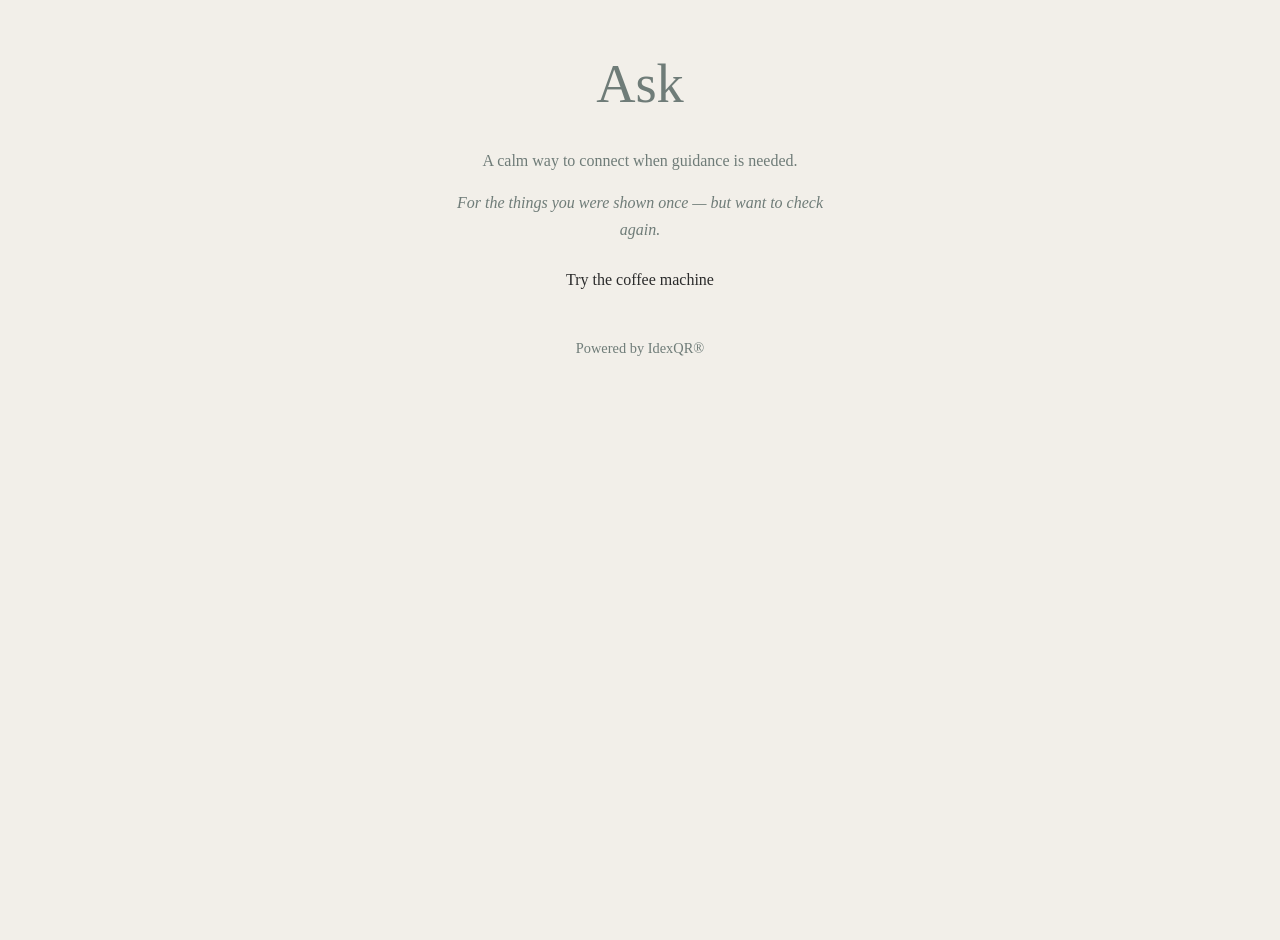
<file: docs/index.html>
<!doctype html>
<html lang="en-GB">
<head>
  <meta charset="utf-8" />
  <meta name="viewport" content="width=device-width, initial-scale=1" />
  <title>Ask</title>

  <style>
    body {
      font-family: Georgia, serif;
      background: #f2efe9;
      color: #2b2b2b;
      display: flex;
      flex-direction: column;
      align-items: center;
      justify-content: flex-start;
      min-height: 100vh;
      margin: 0;
      padding-top: 40px;
      text-align: center;
     line-height: 1.65; /* 👈 add this */
    }

    .ask-title {
      font-size: 3.4rem;
      font-weight: normal;
      color: #6f7c78;
      margin: 0 0 10px;
    }

    .sub {
      color: #6f7c78;
      margin: 8px auto;
      max-width: 50ch;
      text-align: center;
    }

    .nav-link {
      margin-top: 16px;
    }

    .text-link {
      color: inherit;
      text-decoration: none;
      border-bottom: 1px solid transparent;
    }

    .text-link:hover,
    .text-link:focus-visible {
      border-bottom: 1px solid #6f7c78;
      outline: none;
    }

    .powered-by {
      color: #6f7c78;
      font-size: 0.9rem;
      margin-top: 28px;
    }
  </style>
</head>

<body>

  <h1 class="ask-title">Ask</h1>

  <p class="sub">A calm way to connect when guidance is needed.</p>

  <p class="sub">
    <em>For the things you were shown once — but want to check again.</em>
  </p>

  <p class="nav-link">
    <a href="coffee.html" class="text-link">Try the coffee machine</a>
  </p>

  <footer>
    <p class="powered-by">Powered by IdexQR®</p>
  </footer>

</body>
</html>
</file>
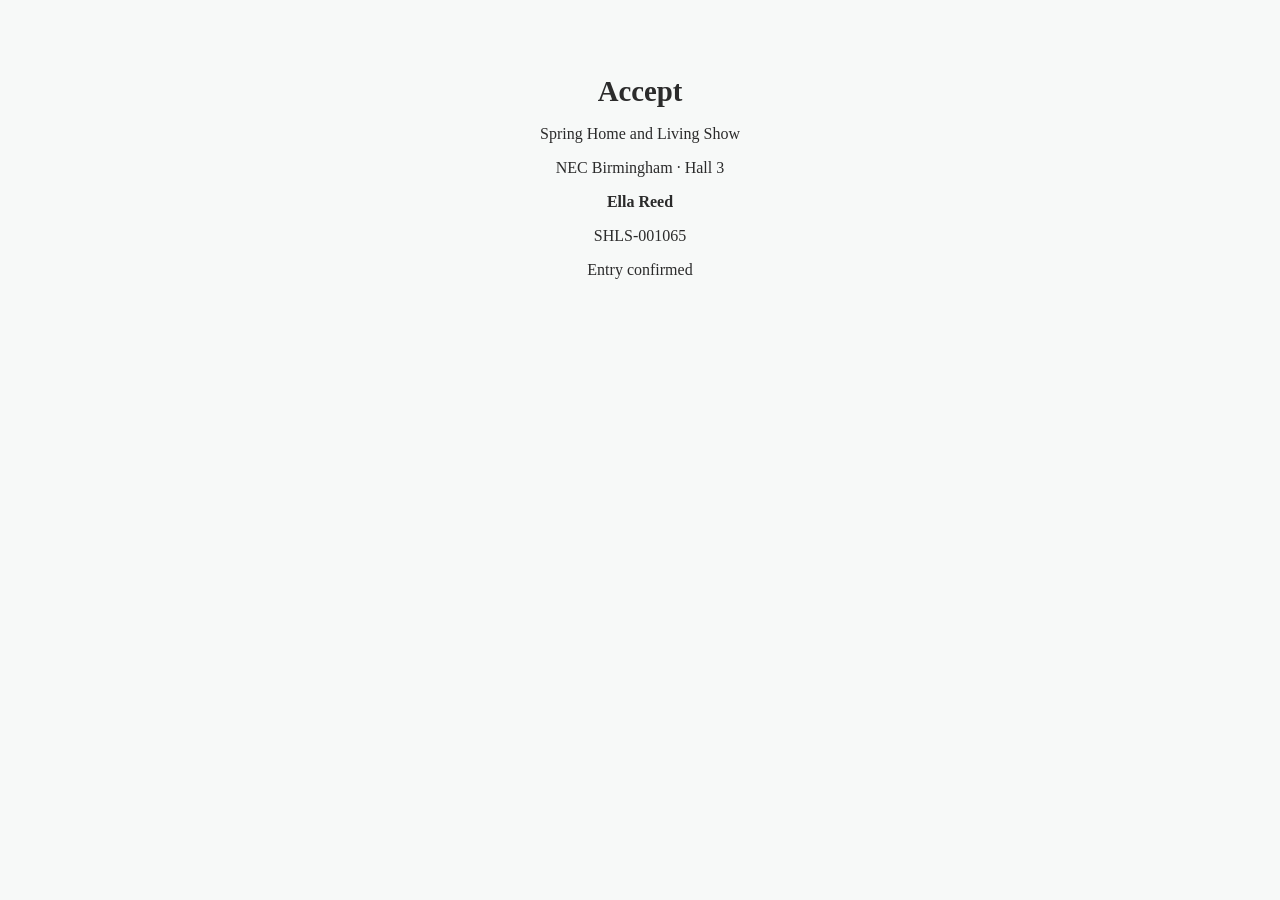
<file: docs/accept.html>
<!doctype html>
<html lang="en">
<head>
  <meta charset="utf-8">
  <meta name="viewport" content="width=device-width, initial-scale=1">
  <title>Ticket Accepted</title>
  <link rel="stylesheet" href="style.css">
</head>

<body>
  <main class="wrap">

    <h1>Accept</h1>

    <p>Spring Home and Living Show</p>
    <p>NEC Birmingham · Hall 3</p>

    <p><strong>Ella Reed</strong></p>
    <p>SHLS-001065</p>

    <p>Entry confirmed</p>

  </main>
</body>
</html>
</file>
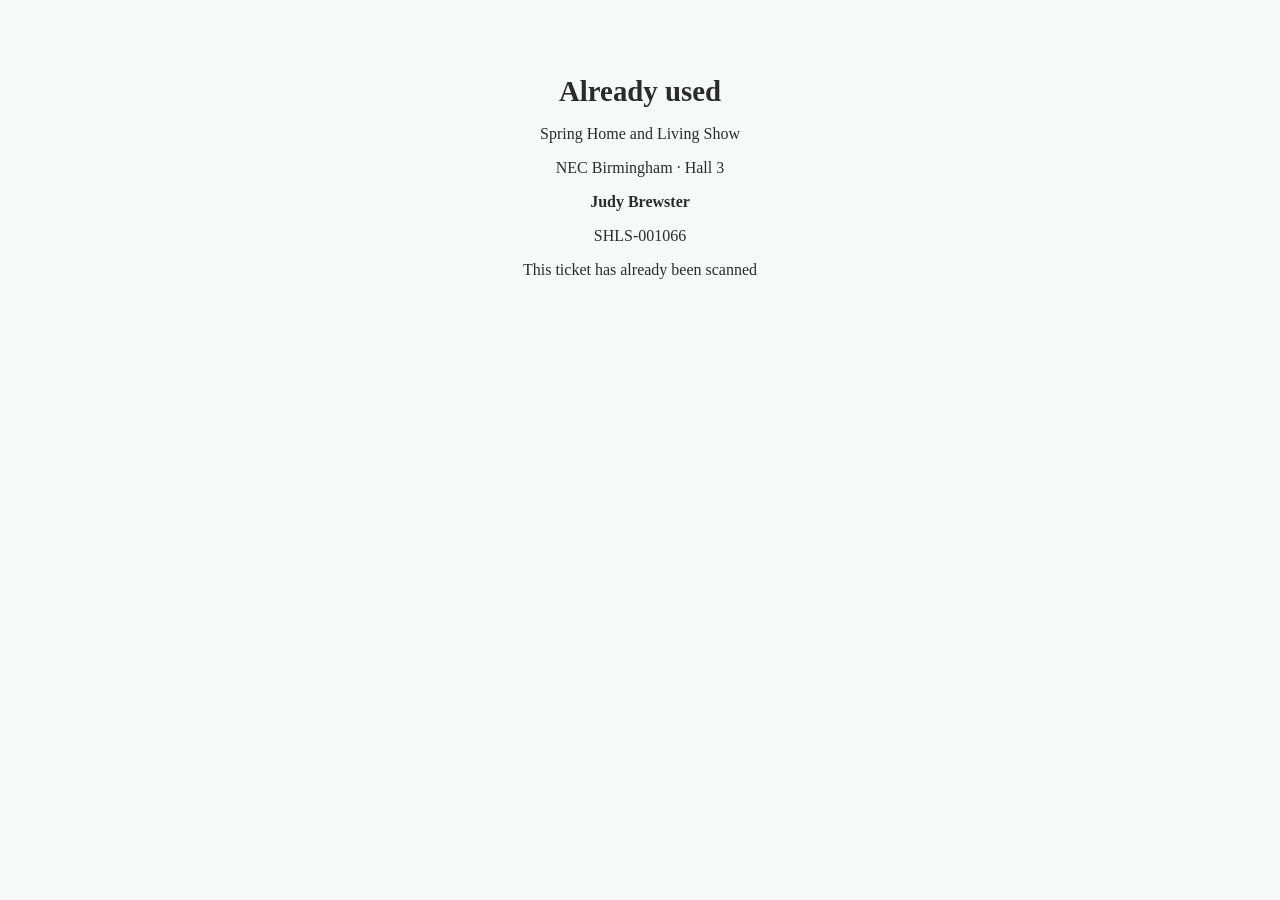
<file: docs/already-used.html>
<!doctype html>
<html lang="en">
<head>
  <meta charset="utf-8">
  <meta name="viewport" content="width=device-width, initial-scale=1">
  <title>Ticket Already used</title>
  <link rel="stylesheet" href="style.css">
</head>

<body>
  <main class="wrap">

    <h1>Already used</h1>

    <p>Spring Home and Living Show</p>
    <p>NEC Birmingham · Hall 3</p>

    <p><strong>Judy Brewster</strong></p>
    <p>SHLS-001066</p>

    <p>This ticket has already been scanned</p>

  </main>
</body>
</html>
</file>
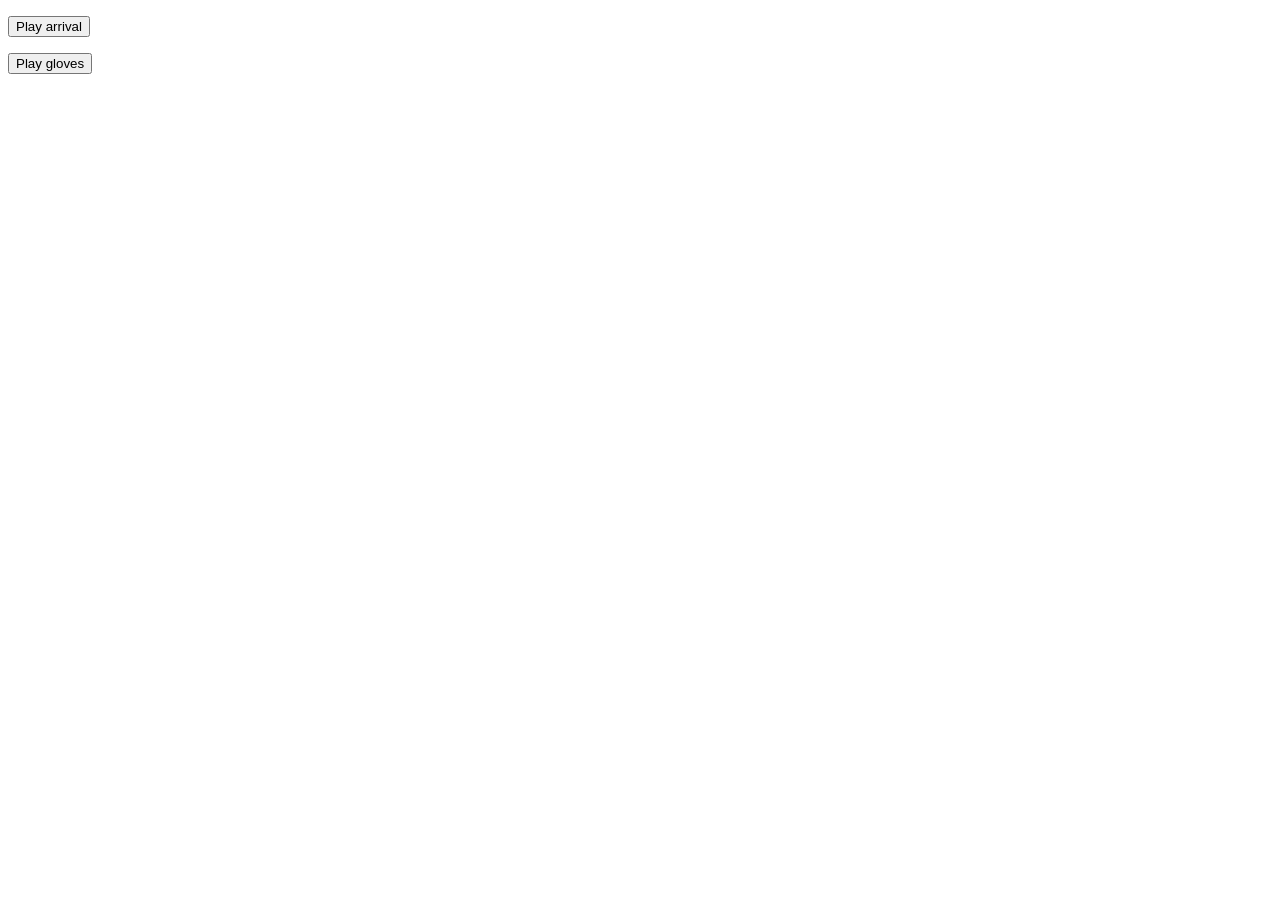
<file: docs/audio-test.html>
<!doctype html>
<html lang="en-GB">
<head>
  <meta charset="utf-8">
  <meta name="viewport" content="width=device-width, initial-scale=1">
  <title>Audio Test</title>
</head>
<body>
  <p>
    <button onclick="document.getElementById('a1').play()">Play arrival</button>
  </p>
  <p>
    <button onclick="document.getElementById('a2').play()">Play gloves</button>
  </p>

  <audio id="a1" playsinline preload="auto" src="audio/arrival.mp3"></audio>
  <audio id="a2" playsinline preload="auto" src="audio/gloves.mp3"></audio>
</body>
</html>
</file>
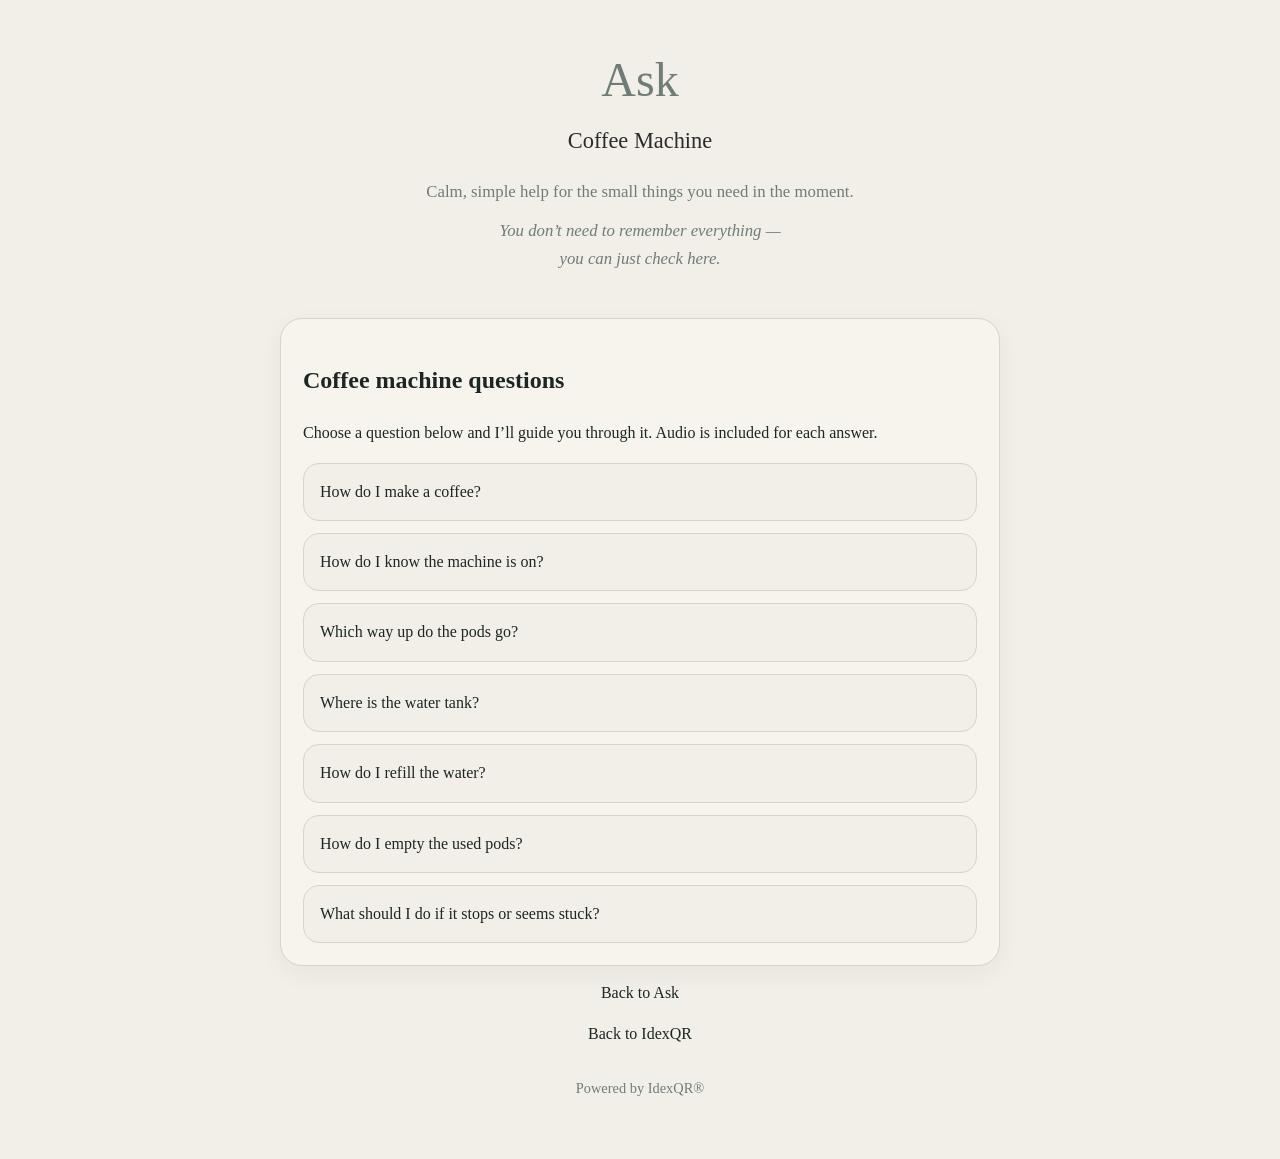
<file: docs/coffee.html>
<!doctype html>
<html lang="en-GB">
<head>
  <meta charset="utf-8" />
  <meta name="viewport" content="width=device-width, initial-scale=1" />
  <title>Ask — Coffee Machine</title>
  <meta
    name="description"
    content="A calm, simple Ask demo for a coffee machine in the IdexQR style."
  />

  <style>
    :root {
      --bg: #f2efe9;
      --card: #f7f4ee;
      --line: #d9d3c8;
      --soft: #f2efe9;
      --ink: #1c2623;
      --muted: #66726e;
      --brand: #b8c6c1;
      --brand-deep: #8ea39c;
      --shadow: 0 8px 24px rgba(31, 42, 39, 0.05);
      --radius: 22px;
    }

    * {
      box-sizing: border-box;
    }

    html,
    body {
      margin: 0;
      padding: 0;
      background: var(--bg);
      color: var(--ink);
      font-family: Georgia, serif;
      line-height: 1.65;
    }

    body {
      min-height: 100vh;
    }

    .wrap {
      width: min(720px, calc(100% - 32px));
      margin: 0 auto;
      padding: 40px 0 48px;
    }

    .hero {
      text-align: center;
      padding: 0 0 12px;
    }

    .ask-title {
      font-size: 3rem;
      font-weight: normal;
      color: #6f7c78;
      margin: 0 0 4px;
    }

    .section-title {
      font-size: 1.4rem;
      font-weight: normal;
      color: #2b2b2b;
      margin: 0 0 18px;
    }

    .sub {
      font-size: 1.05rem;
      color: #6f7c78;
      margin: 10px auto;
      max-width: 52ch;
      text-align: center;
      line-height: 1.7;
    }

    .panel {
      background: var(--card);
      border: 1px solid var(--line);
      border-radius: var(--radius);
      box-shadow: var(--shadow);
      padding: 22px;
      margin-top: 22px;
    }

    .question-list {
      display: grid;
      gap: 12px;
      margin-top: 16px;
    }

    p {
      margin: 10px 0;
    }

    .quiet-button {
      appearance: none;
      width: 100%;
      border: 1px solid var(--line);
      background: var(--bg);
      color: var(--ink);
      border-radius: 16px;
      padding: 15px 16px;
      font: inherit;
      font-size: 1rem;
      text-align: left;
      cursor: pointer;
      transition: transform 0.15s ease, border-color 0.15s ease, background 0.15s ease;
    }

    .quiet-button:hover,
    .quiet-button:focus-visible {
      outline: none;
      transform: translateY(-1px);
      border-color: var(--brand-deep);
      background: #ede7dd;
    }

    .quiet-button.active {
      background: #e8e2d8;
      border-color: var(--brand-deep);
    }

    .answer {
      margin-top: 18px;
      padding: 18px;
      border-radius: 18px;
      background: #f5f2ec;
      border: 1px solid var(--line);
    }

    .answer[hidden] {
      display: none;
    }

    .answer h2 {
      margin: 0 0 10px;
      font-size: 1.2rem;
      font-weight: normal;
      color: var(--ink);
      line-height: 1.35;
    }

    .answer p {
      margin: 0 0 14px;
      color: var(--ink);
      line-height: 1.7;
    }

    .helper {
      margin-top: 10px;
      font-size: 0.96rem;
      color: var(--muted);
      line-height: 1.6;
    }

    .controls {
      display: flex;
      gap: 10px;
      flex-wrap: wrap;
      margin: 12px 0 16px;
    }

    .small-button {
      appearance: none;
      border: 1px solid var(--line);
      background: var(--bg);
      color: var(--ink);
      border-radius: 999px;
      padding: 10px 14px;
      font: inherit;
      cursor: pointer;
    }

    .small-button:first-child {
      border-color: var(--brand-deep);
      background: #ede7dd;
    }

    .small-button:hover,
    .small-button:focus-visible {
      outline: none;
      border-color: var(--brand-deep);
      background: #e8e2d8;
    }

    .nav-link {
      margin: 14px 0;
      text-align: center;
    }

    .footer-link {
      color: inherit;
      text-decoration: none;
      border-bottom: 1px solid transparent;
    }

    .footer-link:hover,
    .footer-link:focus-visible {
      border-bottom: 1px solid #6f7c78;
      outline: none;
    }

    .powered-by {
      color: #6f7c78;
      font-size: 0.9rem;
      margin-top: 30px;
      text-align: center;
    }

    .sr-only {
      position: absolute;
      width: 1px;
      height: 1px;
      padding: 0;
      margin: -1px;
      overflow: hidden;
      clip: rect(0, 0, 0, 0);
      white-space: nowrap;
      border: 0;
    }

    @media (max-width: 560px) {
      .panel {
        padding: 18px;
      }

      .quiet-button {
        padding: 14px;
      }
    }
  </style>
</head>

<body>
  <main class="wrap">
    <section class="sr-only">
      <h1>Ask — coffee machine help</h1>
      <p>
        Choose a question. Then use the start audio button to hear a guided answer.
      </p>
    </section>

    <section class="hero" aria-labelledby="page-title">
      <h1 id="page-title" class="ask-title">Ask</h1>
      <h2 class="section-title">Coffee Machine</h2>

      <p class="sub">
        Calm, simple help for the small things you need in the moment.
      </p>

      <p class="sub">
        <em>You don’t need to remember everything —<br>you can just check here.</em>
      </p>
    </section>

    <section class="panel" aria-labelledby="ask-heading">
      <h2 id="ask-heading">Coffee machine questions</h2>

      <p>
        Choose a question below and I’ll guide you through it. Audio is included for each answer.
      </p>

      <div class="question-list">
        <button class="quiet-button" data-answer="coffeeAnswer" aria-controls="coffeeAnswer">
          How do I make a coffee?
        </button>

        <button class="quiet-button" data-answer="machineOnAnswer" aria-controls="machineOnAnswer">
          How do I know the machine is on?
        </button>

        <button class="quiet-button" data-answer="podsGoAnswer" aria-controls="podsGoAnswer">
          Which way up do the pods go?
        </button>

        <button class="quiet-button" data-answer="waterTankAnswer" aria-controls="waterTankAnswer">
          Where is the water tank?
        </button>

        <button class="quiet-button" data-answer="waterAnswer" aria-controls="waterAnswer">
          How do I refill the water?
        </button>

        <button class="quiet-button" data-answer="podsAnswer" aria-controls="podsAnswer">
          How do I empty the used pods?
        </button>

        <button class="quiet-button" data-answer="stoppedAnswer" aria-controls="stoppedAnswer">
          What should I do if it stops or seems stuck?
        </button>
      </div>

      <article id="coffeeAnswer" class="answer" hidden aria-live="polite">
        <h2>How do I make a coffee?</h2>

        <div class="controls">
          <button class="small-button" data-audio="audioCoffee" aria-label="Start audio for how to make a coffee">
            Start audio
          </button>
          <button class="small-button" data-stop aria-label="Stop audio">
            Stop audio
          </button>
        </div>

        <p>
          Place your cup under the spout. Lift the lever fully, insert your pod, and close the lever gently.
        </p>
        <p>
          Along the front of the machine, you’ll usually find a small row of buttons. The coffee button is often one of the first you’ll come across — and is sometimes marked with a small cup symbol.
        </p>
        <p>
          Press the coffee button once, then wait while the machine runs. Your drink should begin to pour within a few seconds.
        </p>
        <p>
          If you would like a larger drink, use the lungo button — often a little further along the row, if your machine has one.
        </p>
        <p class="helper">
          A gentle pause before lifting the cup helps avoid drips.
        </p>
      </article>

      <article id="machineOnAnswer" class="answer" hidden aria-live="polite">
        <h2>How do I know the machine is on?</h2>

        <div class="controls">
          <button class="small-button" data-audio="audioMachineOn" aria-label="Start audio for how to know the machine is on">
            Start audio
          </button>
          <button class="small-button" data-stop aria-label="Stop audio">
            Stop audio
          </button>
        </div>

        <p>
          Most machines will show a small light when they’re on.
        </p>
        <p>
          You might see a steady light, or one that flashes while the machine is warming up.
        </p>
        <p>
          Once the light becomes steady, it’s usually ready to use.
        </p>
      </article>

      <article id="podsGoAnswer" class="answer" hidden aria-live="polite">
        <h2>Which way up do the pods go?</h2>

        <div class="controls">
          <button class="small-button" data-audio="audioPodsGo" aria-label="Start audio for which way up the pods go">
            Start audio
          </button>
          <button class="small-button" data-stop aria-label="Stop audio">
            Stop audio
          </button>
        </div>

        <p>
          The pod usually sits with the flat side facing down and the rounded side facing up.
        </p>
        <p>
          If it doesn’t feel like it fits easily, don’t force it — just turn it the other way and try again.
        </p>
      </article>

      <article id="waterTankAnswer" class="answer" hidden aria-live="polite">
        <h2>Where is the water tank?</h2>

        <div class="controls">
          <button class="small-button" data-audio="audioWaterTank" aria-label="Start audio for where the water tank is">
            Start audio
          </button>
          <button class="small-button" data-stop aria-label="Stop audio">
            Stop audio
          </button>
        </div>

        <p>
          The water tank is usually at the back or to one side of the machine.
        </p>
        <p>
          You can gently slide it out, fill it with fresh water, and place it back so it sits securely.
        </p>
      </article>

      <article id="waterAnswer" class="answer" hidden aria-live="polite">
        <h2>How do I refill the water?</h2>

        <div class="controls">
          <button class="small-button" data-audio="audioWater" aria-label="Start audio for how to refill the water">
            Start audio
          </button>
          <button class="small-button" data-stop aria-label="Stop audio">
            Stop audio
          </button>
        </div>

        <p>
          Remove the water tank from the back or side of the machine, depending on the model. Fill it with fresh cold water, then place it back firmly so it sits flat and connected properly.
        </p>
        <p>
          If the machine does not respond straight away, check that the tank is pushed fully into place.
        </p>
      </article>

      <article id="podsAnswer" class="answer" hidden aria-live="polite">
        <h2>How do I empty the used pods?</h2>

        <div class="controls">
          <button class="small-button" data-audio="audioPods" aria-label="Start audio for how to empty the used pods">
            Start audio
          </button>
          <button class="small-button" data-stop aria-label="Stop audio">
            Stop audio
          </button>
        </div>

        <p>
          Open the front or lift the lever so the used pod drops into the container. Then slide out the pod drawer or capsule tray, empty it into the bin, and place it back securely.
        </p>
        <p>
          If the drawer feels full or stiff, it usually means a pod is resting awkwardly inside. A gentle shake is often enough.
        </p>
      </article>

      <article id="stoppedAnswer" class="answer" hidden aria-live="polite">
        <h2>What should I do if it stops or seems stuck?</h2>

        <div class="controls">
          <button class="small-button" data-audio="audioStopped" aria-label="Start audio for what to do if the machine stops or seems stuck">
            Start audio
          </button>
          <button class="small-button" data-stop aria-label="Stop audio">
            Stop audio
          </button>
        </div>

        <p>
          First, check the basics: is there water in the tank, is the pod drawer full, and is the lever fully closed? If all looks fine, turn the machine off, wait a few seconds, and switch it on again.
        </p>
        <p>
          If it still does not respond, it may need a reset or descaling, depending on the machine.
        </p>
      </article>
    </section>

    <audio id="audioCoffee" preload="none">
      <source src="audio/make-a-coffee.mp3" type="audio/mpeg" />
    </audio>

    <audio id="audioMachineOn" preload="none">
      <source src="audio/machine-on.mp3" type="audio/mpeg" />
    </audio>

    <audio id="audioPodsGo" preload="none">
      <source src="audio/pods-go.mp3" type="audio/mpeg" />
    </audio>

    <audio id="audioWaterTank" preload="none">
      <source src="audio/water-tank.mp3" type="audio/mpeg" />
    </audio>

    <audio id="audioWater" preload="none">
      <source src="audio/refill-water.mp3" type="audio/mpeg" />
    </audio>

    <audio id="audioPods" preload="none">
      <source src="audio/empty-pods.mp3" type="audio/mpeg" />
    </audio>

    <audio id="audioStopped" preload="none">
      <source src="audio/machine-stopped.mp3" type="audio/mpeg" />
    </audio>

    <p class="nav-link">
      <a href="index.html" class="footer-link">Back to Ask</a>
    </p>

    <p class="nav-link">
      <a href="https://idexqr.com" class="footer-link">Back to IdexQR</a>
    </p>

    <footer>
      <p class="powered-by">Powered by IdexQR®</p>
    </footer>
  </main>

  <script>
    const questionButtons = document.querySelectorAll('.quiet-button[data-answer]');
    const answers = document.querySelectorAll('.answer');
    const audioButtons = document.querySelectorAll('[data-audio]');
    const stopButtons = document.querySelectorAll('[data-stop]');
    let currentAudio = null;

    function stopCurrentAudio() {
      if (currentAudio) {
        currentAudio.pause();
        currentAudio.currentTime = 0;
      }
    }

    function openAnswer(answerId) {
      answers.forEach(answer => {
        answer.hidden = answer.id !== answerId;
      });

      questionButtons.forEach(button => {
        const active = button.dataset.answer === answerId;
        button.classList.toggle('active', active);
        button.setAttribute('aria-expanded', String(active));
      });
    }

    questionButtons.forEach(button => {
      button.setAttribute('aria-expanded', 'false');

      button.addEventListener('click', () => {
        stopCurrentAudio();
        openAnswer(button.dataset.answer);
      });
    });

    audioButtons.forEach(button => {
      button.addEventListener('click', () => {
        const audio = document.getElementById(button.dataset.audio);
        if (!audio) return;

        stopCurrentAudio();
        currentAudio = audio;
        currentAudio.play().catch(() => {
          // Safe fallback if autoplay or file access is blocked.
        });
      });
    });

    stopButtons.forEach(button => {
      button.addEventListener('click', stopCurrentAudio);
    });
  </script>
</body>
</html>
</file>
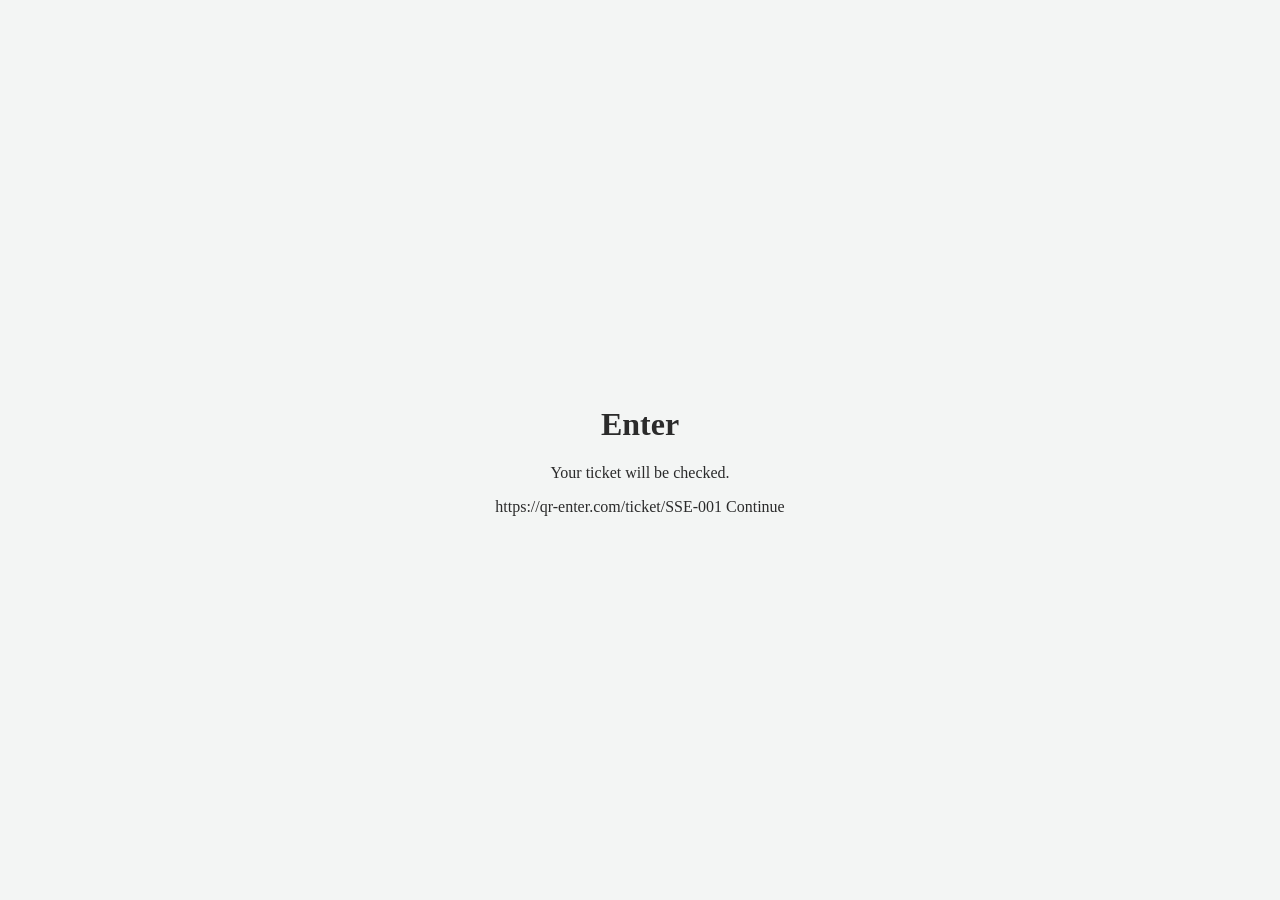
<file: docs/enter.html>
<!doctype html>
<html lang="en-GB">
<head>
  <meta charset="utf-8" />
  <title>Enter</title>
  <meta name="viewport" content="width=device-width, initial-scale=1" />
  <style>
    body {
      font-family: Georgia, serif;
      background: #F3F5F4;
      color: #2b2b2b;
      display: flex;
      align-items: center;
      justify-content: center;
      height: 100vh;
      margin: 0;
    }
    .card {
      text-align: center;
      padding: 2rem;
    }
    a.button {
      display: inline-block;
      margin-top: 1.5rem;
      padding: 0.8rem 1.4rem;
      border-radius: 8px;
      text-decoration: none;
      background: #B8C6C1;
      color: #2b2b2b;
    }
  </style>
</head>
<body>
  <div class="card">
    <h1>Enter</h1>
    <p>Your ticket will be checked.</p>
    https://qr-enter.com/ticket/SSE-001
      Continue
    </a>
  </div>
</body>
</html>
</file>
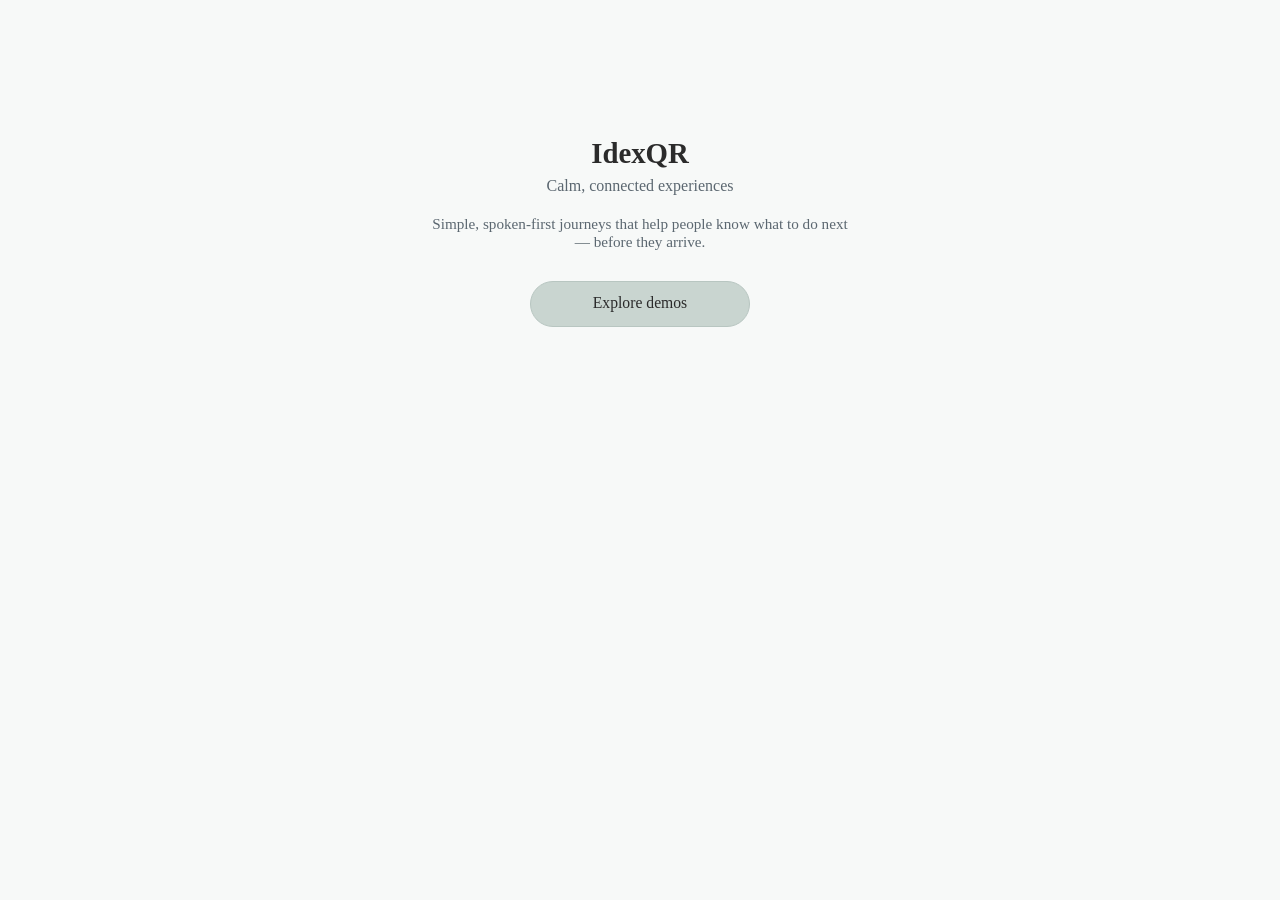
<file: docs/idexqr.html>
<!doctype html>
<html lang="en-GB">
<head>
  <meta charset="utf-8" />
  <meta name="viewport" content="width=device-width, initial-scale=1" />
  <title>IdexQR</title>
  <meta name="description" content="Calm, connected experiences." />
  <link rel="stylesheet" href="style.css?v=1" />
</head>

<body>
  <main class="wrap" style="text-align: center; padding-top: 80px;">

    <h1>IdexQR</h1>

    <p class="sub">
      Calm, connected experiences
    </p>

    <p class="muted-line" style="max-width: 420px; margin: 20px auto;">
      Simple, spoken-first journeys that help people know what to do next —
      before they arrive.
    </p>

    <div class="listen-group" style="margin-top: 30px;">
      <a href="https://qr-entryhub.com" class="quiet-button">
        Explore demos
      </a>
    </div>

  </main>
</body>
</html>
</file>
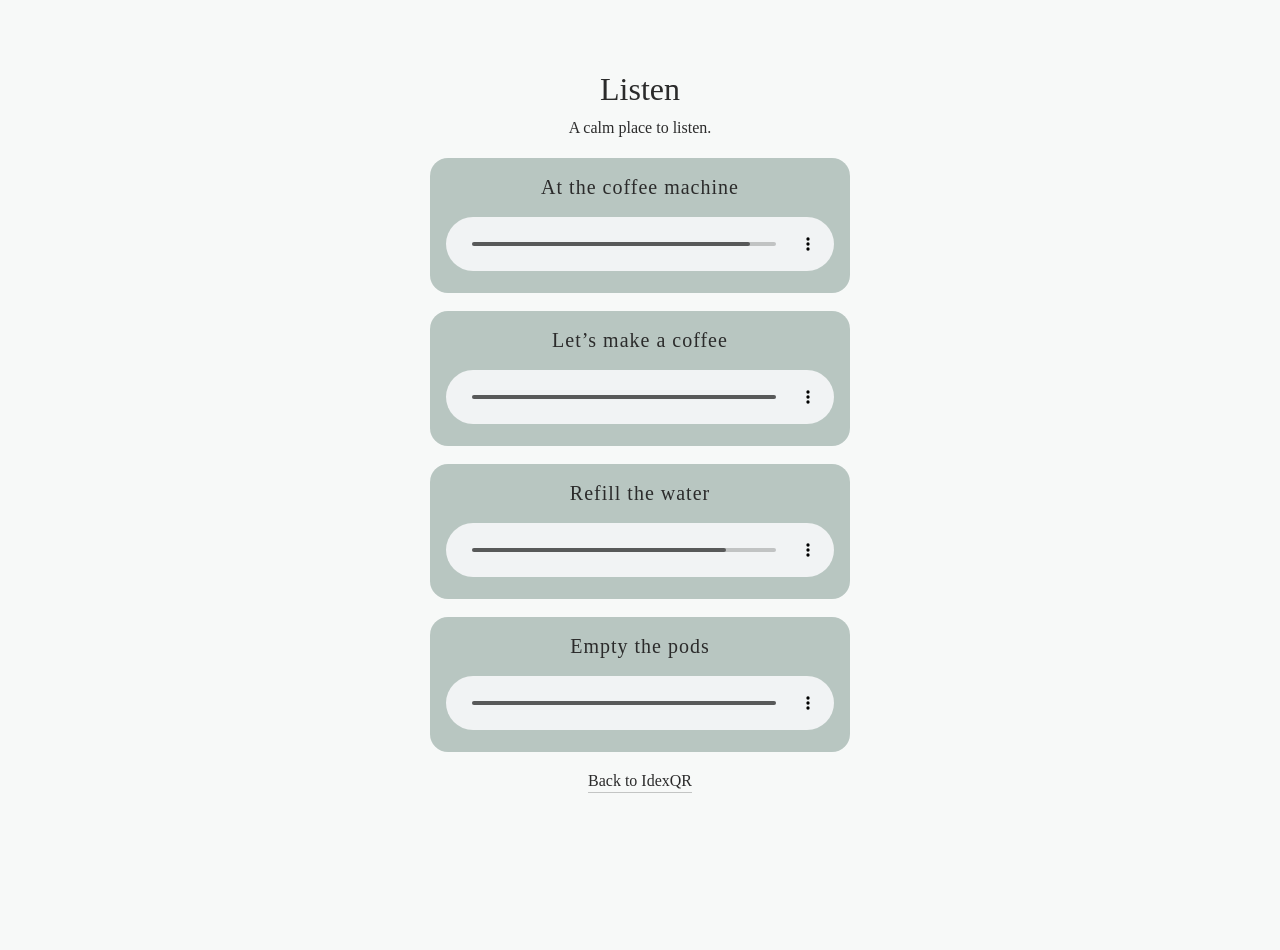
<file: docs/listen.html>
<!doctype html>
<html lang="en-GB">
<head>
  <meta charset="utf-8" />
  <meta name="viewport" content="width=device-width, initial-scale=1" />
  <title>Listen | IdexQR</title>
  <style>
    body {
      font-family: Georgia, serif;
      background: #F7F9F8;
      color: #2b2b2b;
      display: flex;
      flex-direction: column;
      align-items: center;
      justify-content: flex-start;
      padding-top: 50px;
      min-height: 100vh;
      margin: 0;
      text-align: center;
    }

    .wrap {
      width: min(92%, 420px);
    }

    h1 {
      margin-bottom: 8px;
      font-weight: normal;
    }

    p {
      margin-top: 0;
      line-height: 1.5;
    }

    .listen-card {
      margin-top: 18px;
      background: #B8C6C1;
      border-radius: 18px;
      padding: 18px 16px;
    }

    .listen-title {
      font-size: 20px;
      letter-spacing: 1px;
      margin: 0 0 12px;
    }

    audio {
      width: 100%;
      margin-top: 6px;
    }

    .back-link {
      display: inline-block;
      margin-top: 20px;
      color: #2b2b2b;
      text-decoration: none;
      border-bottom: 1px solid rgba(43,43,43,0.25);
      padding-bottom: 2px;
    }

    .back-link:hover {
      border-bottom-color: rgba(43,43,43,0.5);
    }
  </style>
</head>
<body>
  <div class="wrap">
    <h1>Listen</h1>
    <p>A calm place to listen.</p>

    <div class="listen-card">
      <div class="listen-title">At the coffee machine</div>
      <audio controls>
       <source src="audio/at-the-coffee-machine.mp3" type="audio/mpeg">
        Your browser does not support the audio element.
      </audio>
    </div>
    <div class="listen-card">
  <div class="listen-title">Let’s make a coffee</div>
  <audio controls>
    <source src="audio/lets-make-a-coffee.mp3" type="audio/mpeg">
  </audio>
</div>

<div class="listen-card">
  <div class="listen-title">Refill the water</div>
  <audio controls>
    <source src="audio/refill-water.mp3" type="audio/mpeg">
  </audio>
</div>

<div class="listen-card">
  <div class="listen-title">Empty the pods</div>
  <audio controls>
    <source src="audio/empty-pods.mp3" type="audio/mpeg">
  </audio>
</div>

    <a href="index.html" class="back-link">Back to IdexQR</a>
  </div>
</body>
</html>
</file>
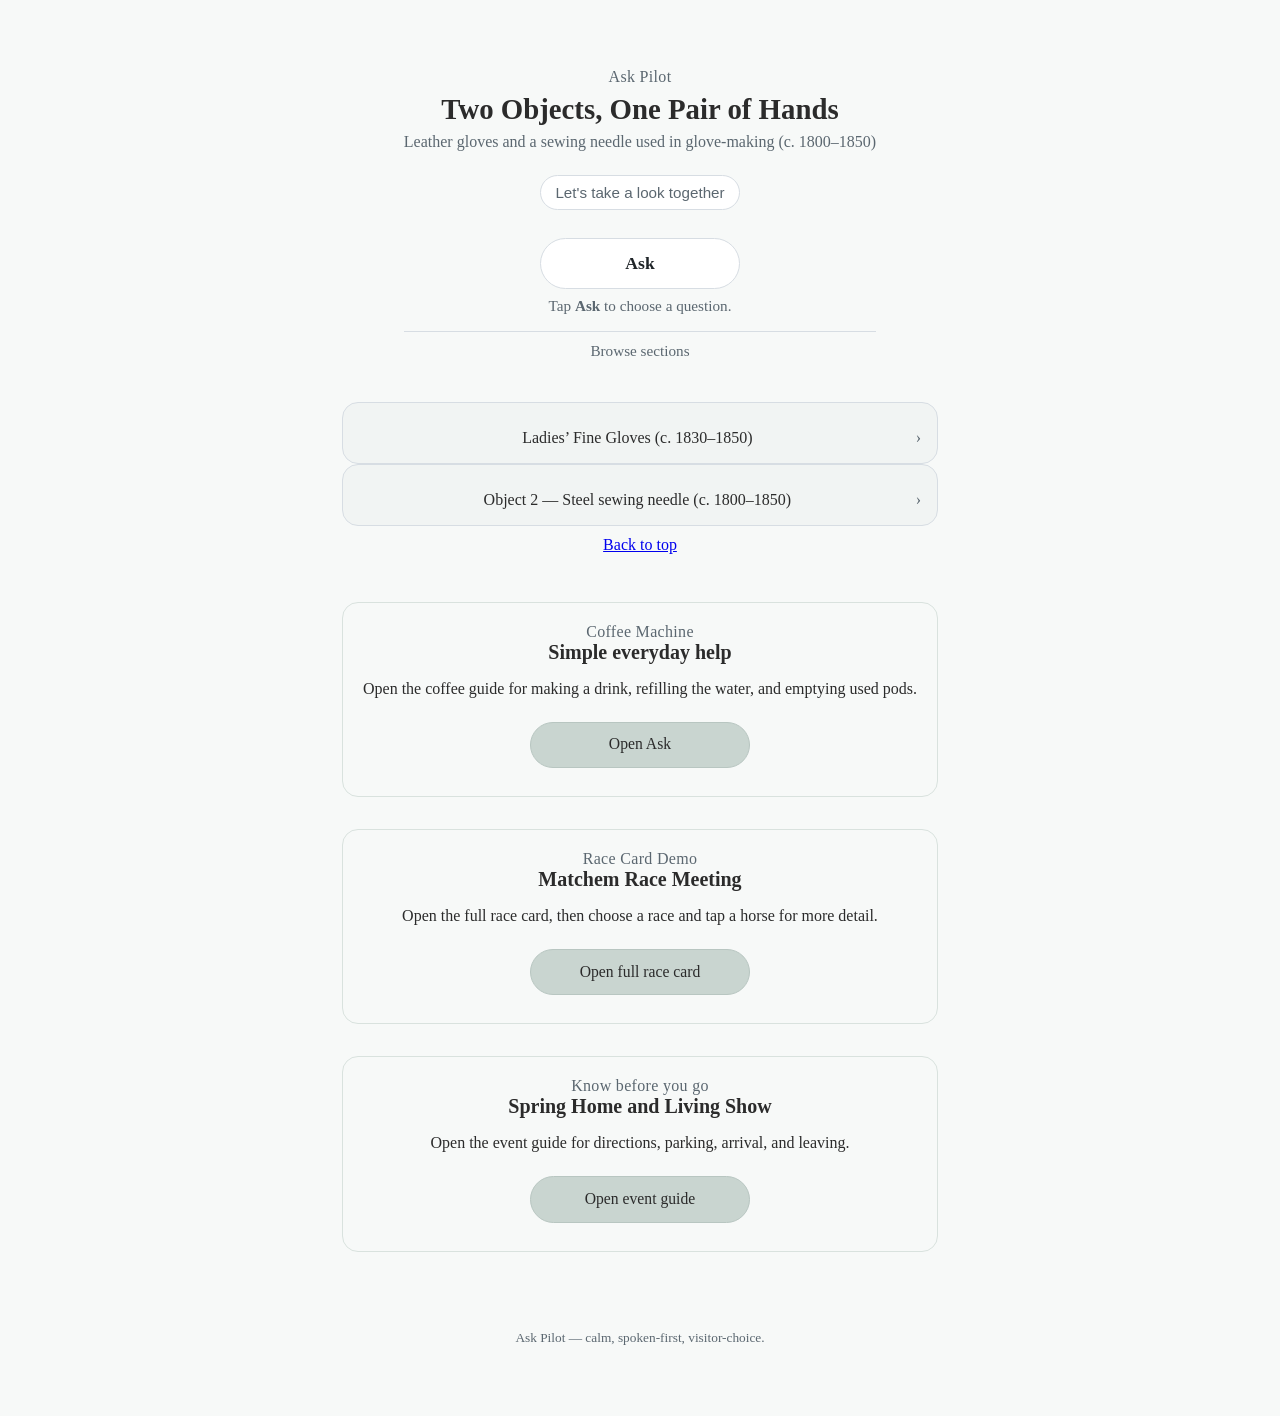
<file: docs/museum-dev.html>
<!doctype html>
<html lang="en-GB">
<head>
  <meta charset="utf-8" />
  <meta name="viewport" content="width=device-width, initial-scale=1" />
  <title>Two Objects, One Pair of Hands — Ask Pilot</title>
  <meta name="description" content="A calm, spoken-first Ask pilot for two museum objects: gloves and a sewing needle." />
  <link rel="stylesheet" href="style.css" />
  <link rel="manifest" href="manifest.json">
  <meta name="theme-color" content="#B8C6C1">
</head>

<body>
  <a id="top"></a>

  <header class="wrap">
    <p class="kicker">Ask Pilot</p>
    <h1>Two Objects, One Pair of Hands</h1>
    <p class="sub">Leather gloves and a sewing needle used in glove-making (c. 1800–1850)</p>

    <p>
      <button class="listen-btn" onclick="playAudio('audio/welcome.mp3')">
        Let's take a look together
      </button>
    </p>

    <details class="ask-details">
      <p class="hint">Tap <strong>Ask</strong> to choose a question.</p>

      <summary class="ask-summary">Ask</summary>

      <div class="note" role="note">
        <p><strong>You can listen or read.</strong> Tap a question to jump down the page.</p>
      </div>

     <nav id="questions" class="chips" aria-label="Objects to explore">
  <a class="chip" href="#gloves">Gloves</a>
  <a class="chip" href="#needle">Needle</a>
</nav>

    <p class="muted-line">Or scroll to explore the two objects below.</p>
    </details>

    <p class="hint">Tap <strong>Ask</strong> to choose a question.</p>

    <hr class="divider" />
    <p class="browse-label">Browse sections</p>
  </header>

  <main class="wrap">

    <!-- Gloves -->
    <section id="gloves" class="card">
      <details class="card-details">
        <summary class="card-summary">Ladies’ Fine Gloves (c. 1830–1850)</summary>

        <button class="listen-btn" onclick="playAudio('audio/gloves.mp3')">
          Listen — I’ll guide you
        </button>

        <h3>What am I looking at?</h3>
        <p>In front of you is a pair of ladies’ leather gloves, made around 1830 to 1850. The leather is thin and supple, and the seams along the fingers are stitched by hand. They narrow gently at the wrist and were made to be worn close to the skin.</p>

        <h3>What are they made from?</h3>
        <p>Fine leather, often lamb or kid skin, chosen because it could be cut thin without tearing and would stretch slightly with wear.</p>

        <h3>How were they made?</h3>
        <p>The leather was cut by hand and stitched finger by finger with fine thread. The work required good light, steady hands, and patience.</p>

        <h3>Who would have worn them?</h3>
        <p>People wore gloves like these for walking, visiting, church, and travel. They were practical, but also carried a quiet sense of care and refinement.</p>
        <h3>Why do they matter?</h3>
        <p>They show the quiet skill behind everyday life — not only the hands that wore them, but the hands that made them.</p>

        <details>
          <summary>30-second version</summary>
          <button class="listen-btn" onclick="playAudio('audio/gloves-short.mp3')">
            Listen — short version
          </button>

          <p>These gloves were made by hand from fine leather. Each finger was stitched carefully. They were worn daily and valued for fit and durability.</p>
        </details>

        <p class="back"><a href="#top">Back to top</a></p>
      </details>
    </section>

    <!-- Needle -->
    <section id="needle" class="card">
      <details class="card-details">
        <summary class="card-summary">Object 2 — Steel sewing needle (c. 1800–1850)</summary>
        <button class="listen-btn" onclick="playAudio('audio/needle.mp3')">
          Listen — I’ll guide you
        </button>

        <h3>What am I looking at?</h3>
        <p>In front of you is a steel sewing needle, made around 1800 to 1850. It is small, sharp, and easy to miss, with a tiny eye for thread. It fits easily between finger and thumb and would have been used thousands of times.</p>
        <h3>What is it made from?</h3>
        <p>Hardened steel, polished so it could pass smoothly through leather.</p>

        <h3>How was it used?</h3>
        <p>Threaded and pulled through leather again and again to sew gloves by hand. The work was repetitive and precise.</p>

        <h3>Who used it?</h3>
        <p>Most often women working at home, fitting paid sewing around daily responsibilities.</p>

        <h3>Why does it matter?</h3>
        <p>It represents invisible labour — the process between raw material and finished object.</p>

        <details>
          <summary>30-second version</summary>
          <button class="listen-btn" onclick="playAudio('audio/needle-short.mp3')">
            Listen — short version
          </button>
          <p>This needle was used repeatedly to stitch leather gloves by hand. It represents skilled, patient work done quietly at home.</p>
        </details>

        <p class="back"><a href="#top">Back to top</a></p>
      </details>
    </section>
   
        <p class="back"><a href="#top">Back to top</a></p>
      </details>
    </section>

    <!-- Coffee Demo -->
    <section class="ask-card">
      <p class="kicker">Coffee Machine</p>
      <h2>Simple everyday help</h2>
      <p>Open the coffee guide for making a drink, refilling the water, and emptying used pods.</p>

      <div class="listen-group">
        <a class="quiet-button" href="./coffee.html">Open Ask</a>
      </div>
    </section>

    <!-- Race Card Demo -->
    <section class="ask-card">
      <p class="kicker">Race Card Demo</p>
      <h2>Matchem Race Meeting</h2>
      <p>Open the full race card, then choose a race and tap a horse for more detail.</p>

      <div class="listen-group">
        <a class="quiet-button" href="./racecard.html">Open full race card</a>
      </div>
    </section>

    <!-- Spring Show Demo -->
    <section class="ask-card">
      <p class="kicker">Know before you go</p>
      <h2>Spring Home and Living Show</h2>
      <p>Open the event guide for directions, parking, arrival, and leaving.</p>

      <div class="listen-group">
        <a class="quiet-button" href="./spring-show.html">Open event guide</a>
      </div>
    </section>

    <footer class="footer">
      <p><small>Ask Pilot — calm, spoken-first, visitor-choice.</small></p>
    </footer>
  </main>

  <script>
    let currentAudio = null;

    function playAudio(file) {
      if (currentAudio) {
        currentAudio.pause();
        currentAudio.currentTime = 0;
      }
      currentAudio = new Audio(file);
      currentAudio.play().catch(err => {
        console.error("Audio failed to play:", file, err);
      });
    }
 <script>
  let currentAudio = null;
  let firstTapHandled = false;

  function playAudio(file) {
    if (currentAudio) {
      currentAudio.pause();
      currentAudio.currentTime = 0;
    }
    currentAudio = new Audio(file);
    currentAudio.play().catch(err => {
      console.error("Audio failed to play:", file, err);
    });
  }

  window.addEventListener('load', () => {
    playAudio('audio/arrival.mp3');
  });

  document.addEventListener('click', () => {
    if (firstTapHandled) return;
    firstTapHandled = true;
    playAudio('audio/first-tap-response.mp3');
  }, { once: true });
</script>

<script>
  function normaliseForSpeech(text) {
    return text
      .replace(/\bc\.\s*/gi, 'circa ')
      .replace(/\b(1[5-9]\d{2})\b/g, (match) => {
        const year = parseInt(match, 10);
        const century = Math.floor(year / 100);
        const lastTwo = year % 100;

        const centuryWord = {
          15: "fifteen",
          16: "sixteen",
          17: "seventeen",
          18: "eighteen",
          19: "nineteen"
        }[century] || String(century);

        if (lastTwo === 0) return `${centuryWord} hundred`;
        if (lastTwo < 10) return `${centuryWord} oh ${lastTwo}`;
        return `${centuryWord} ${lastTwo}`;
      })
      .replace(/\bYou are looking at\s+/gi, 'In front of you is ')
      .replace(/\bIt represents\s+/gi, 'This object represents ')
      .replace(/\bThey show\s+/gi, 'These objects show ')
      .replace(/–/g, ' to ')
      .replace(/-/g, ' to ')
      .replace(/\bcm\b/gi, ' centimetres')
      .replace(/\bmm\b/gi, ' millimetres')
      .replace(/\bm\b/gi, ' metres')
      .replace(/\bkg\b/gi, ' kilograms')
      .replace(/\bg\b/gi, ' grams')
      .replace(/\bhrs?\b/gi, ' hours')
      .replace(/\bmins?\b/gi, ' minutes')
      .replace(/\be\.g\.\b/gi, 'for example')
      .replace(/\bi\.e\.\b/gi, 'that is')
      .replace(/\bet al\.\b/gi, 'and others')
      .replace(/\bvs\b/gi, 'versus')
      .replace(/\s{2,}/g, ' ')
      .trim();
  }

  function speakText(text) {
    const spokenText = normaliseForSpeech(text);
    window.speechSynthesis.cancel();
    const utterance = new SpeechSynthesisUtterance(spokenText);
    utterance.rate = 0.9;
    utterance.pitch = 1;
    window.speechSynthesis.speak(utterance);
  }
</script>
  <script>
    if ("serviceWorker" in navigator) {
      navigator.serviceWorker.register("./service-worker.js");
    }
  </script>
</body>
</html>
</file>
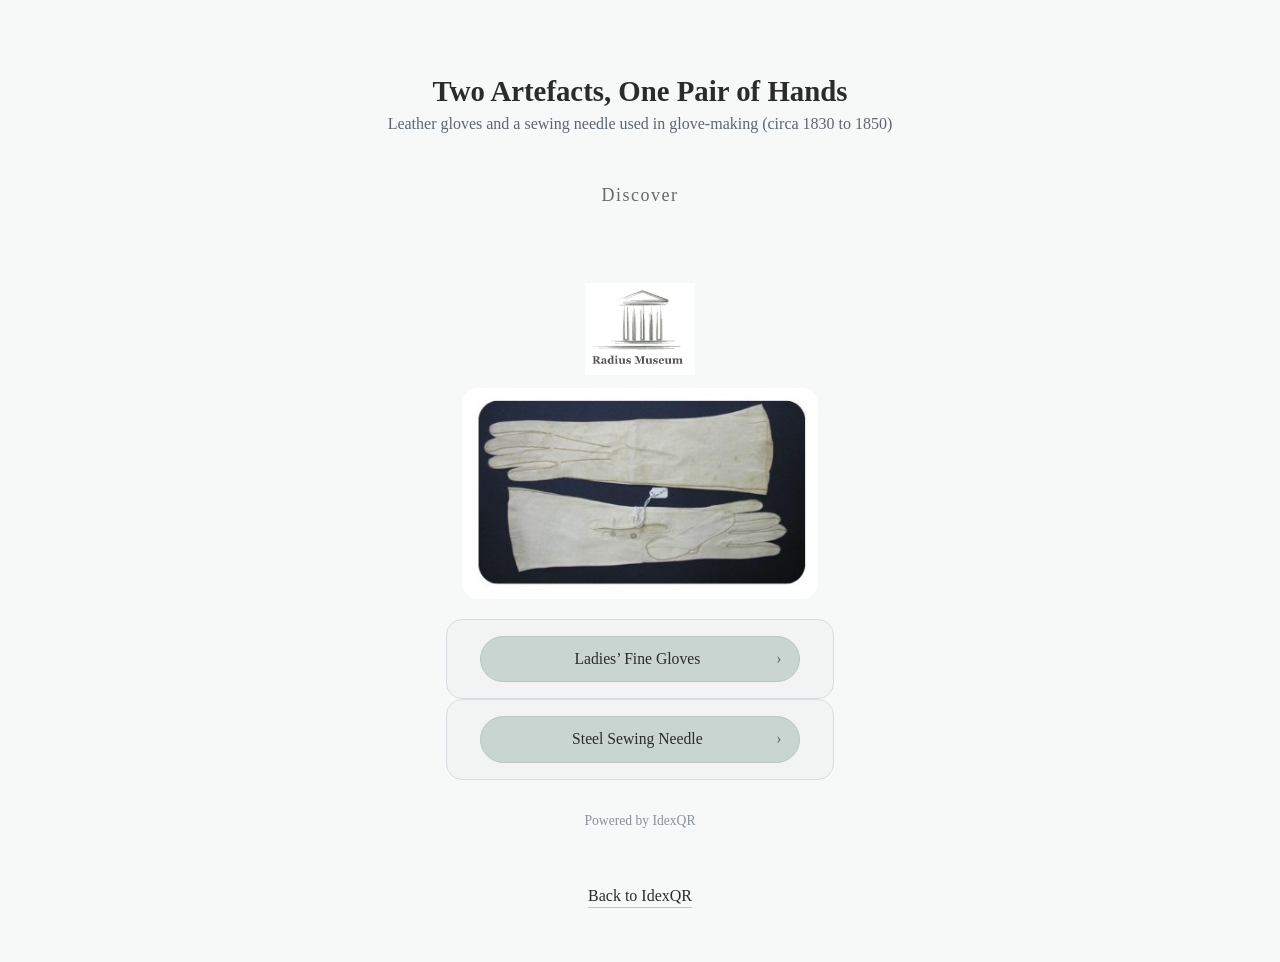
<file: docs/museum.html>
<!doctype html>
<html lang="en-GB">
<head>
  <meta charset="utf-8" />
  <meta name="viewport" content="width=device-width, initial-scale=1" />
  <title>Two Artefacts, One Pair of Hands — Discover</title>
  <meta name="description" content="A calm, spoken-first guide for two museum artefacts: gloves and a sewing needle." />
  <link rel="stylesheet" href="style.css?v=7" />
  <link rel="manifest" href="manifest.json">
  <meta name="theme-color" content="#B8C6C1">
</head>

<body>
  <a id="top"></a>

  <header class="wrap" style="text-align: center;">
    <h1>Two Artefacts, One Pair of Hands</h1>
    <p class="sub">
      Leather gloves and a sewing needle used in glove-making (circa 1830 to 1850)
    </p>
  </header>

  <div class="wrap" style="text-align: center;">
    <div class="discover-anchor">Discover</div>
  </div>

  <hr class="divider" />

  <main class="wrap">
    <p class="sr-only">
      This page presents two artefacts — a pair of ladies’ leather gloves and a sewing needle.
      Select an item to begin the audio guide.
    </p>
    <section class="hero">
  <img src="images/museum-logo.png" alt="" class="museum-logo">
  <img src="images/gloves.jpg" alt="" class="object-image">
</section>

    <section aria-labelledby="page-title">
      <h1 id="page-title" class="sr-only">Museum artefact guide</h1>
      <p class="sr-only">
  You have scanned the museum QR code for two artefacts — a pair of ladies’ leather gloves and a sewing needle. This guide will help you explore how they were made and used.
</p>
    </section>

    <!-- Gloves -->
    <section id="gloves" class="card">
      <details class="card-details" ontoggle="if(this.open) playAudio('audio/gloves.mp3')">
        <summary class="card-summary quiet-button">Ladies’ Fine Gloves</summary>

        <div class="sr-only">
          <p>
            In front of you is a pair of ladies’ leather gloves, made around 1830 to 1850.
            The leather is thin and supple, and the seams along the fingers are stitched by hand.
            They narrow gently at the wrist and were made to be worn close to the skin.
          </p>

          <p>
            They are made from fine leather, often lamb or kid skin, chosen because it could be cut thin without tearing and would stretch slightly with wear.
          </p>

          <p>
            Each glove was cut by hand and stitched finger by finger with fine thread.
            The work required good light, steady hands, and patience.
          </p>

          <p>
            Gloves like these were worn for walking, visiting, church, and travel.
            They were practical, but also carried a quiet sense of care and refinement.
          </p>

          <p>
            These gloves show the quiet skill behind everyday life — not only the hands that wore them, but the hands that made them.
          </p>

          <p><a href="#top">Back to top</a></p>
        </div>
      </details>
    </section>

    <!-- Needle -->
    <section id="needle" class="card">
      <details class="card-details" ontoggle="if(this.open) playAudio('audio/needle.mp3')">
        <summary class="card-summary quiet-button">Steel Sewing Needle</summary>
       
        <div class="sr-only">
          <p>
            In front of you is a steel sewing needle, made around 1830 to 1850.
            It is small, sharp, and easy to miss, with a tiny eye for thread.
            It fits easily between finger and thumb and would have been used thousands of times.
          </p>

          <p>
            It is made from hardened steel, polished so it could pass smoothly through leather.
          </p>

          <p>
            It was threaded and pulled through leather again and again to sew gloves by hand.
            The work was repetitive and precise.
          </p>

          <p>
            It was most often used by women working at home, fitting paid sewing around daily responsibilities.
          </p>

          <p>
            This needle represents invisible labour — the process between raw material and finished artefact.
          </p>

          <p><a href="#top">Back to top</a></p>
        </div>
      </details>
    </section>

    <p class="powered-by">
  Powered by IdexQR
</p>

<footer class="footer">
  <a href="index.html" class="back-link">Back to IdexQR</a>
</footer>
     
  </main>

  <script>
    let currentAudio = null;
    let guidanceStarted = false;

    function playAudio(file) {
      if (currentAudio) {
        currentAudio.pause();
        currentAudio.currentTime = 0;
      }

      currentAudio = new Audio(file);
      currentAudio.preload = 'auto';
      currentAudio.playsInline = true;

      currentAudio.play().catch(err => {
        console.error("Audio failed to play:", file, err);
      });
    }

    function startGuidance() {
      if (guidanceStarted) return;
      guidanceStarted = true;
      playAudio('audio/arrival-v2.mp3');
    }

    document.addEventListener('touchstart', startGuidance, { once: true, passive: true });
    document.addEventListener('pointerdown', startGuidance, { once: true });
    document.addEventListener('click', startGuidance, { once: true });

    function normaliseForSpeech(text) {
      return text
        .replace(/\bc\.\s*/gi, 'circa ')
        .replace(/\b(1[5-9]\d{2})\b/g, (match) => {
          const year = parseInt(match, 10);
          const century = Math.floor(year / 100);
          const lastTwo = year % 100;

          const centuryWord = {
            15: "fifteen",
            16: "sixteen",
            17: "seventeen",
            18: "eighteen",
            19: "nineteen"
          }[century] || String(century);

          if (lastTwo === 0) return `${centuryWord} hundred`;
          if (lastTwo < 10) return `${centuryWord} oh ${lastTwo}`;
          return `${centuryWord} ${lastTwo}`;
        })
        .replace(/\bYou are looking at\s+/gi, 'In front of you is ')
        .replace(/\bIt represents\s+/gi, 'This artefact represents ')
        .replace(/\bThey show\s+/gi, 'These artefacts show ')
        .replace(/–/g, ' to ')
        .replace(/-/g, ' to ')
        .replace(/\bcm\b/gi, ' centimetres')
        .replace(/\bmm\b/gi, ' millimetres')
        .replace(/\bm\b/gi, ' metres')
        .replace(/\bkg\b/gi, ' kilograms')
        .replace(/\bg\b/gi, ' grams')
        .replace(/\bhrs?\b/gi, ' hours')
        .replace(/\bmins?\b/gi, ' minutes')
        .replace(/\be\.g\.\b/gi, 'for example')
        .replace(/\bi\.e\.\b/gi, 'that is')
        .replace(/\bet al\.\b/gi, 'and others')
        .replace(/\bvs\b/gi, 'versus')
        .replace(/\s{2,}/g, ' ')
        .trim();
    }

    function speakText(text) {
      const spokenText = normaliseForSpeech(text);
      window.speechSynthesis.cancel();
      const utterance = new SpeechSynthesisUtterance(spokenText);
      utterance.rate = 0.9;
      utterance.pitch = 1;
      window.speechSynthesis.speak(utterance);
    }
  </script>
</body>
</html>
</file>
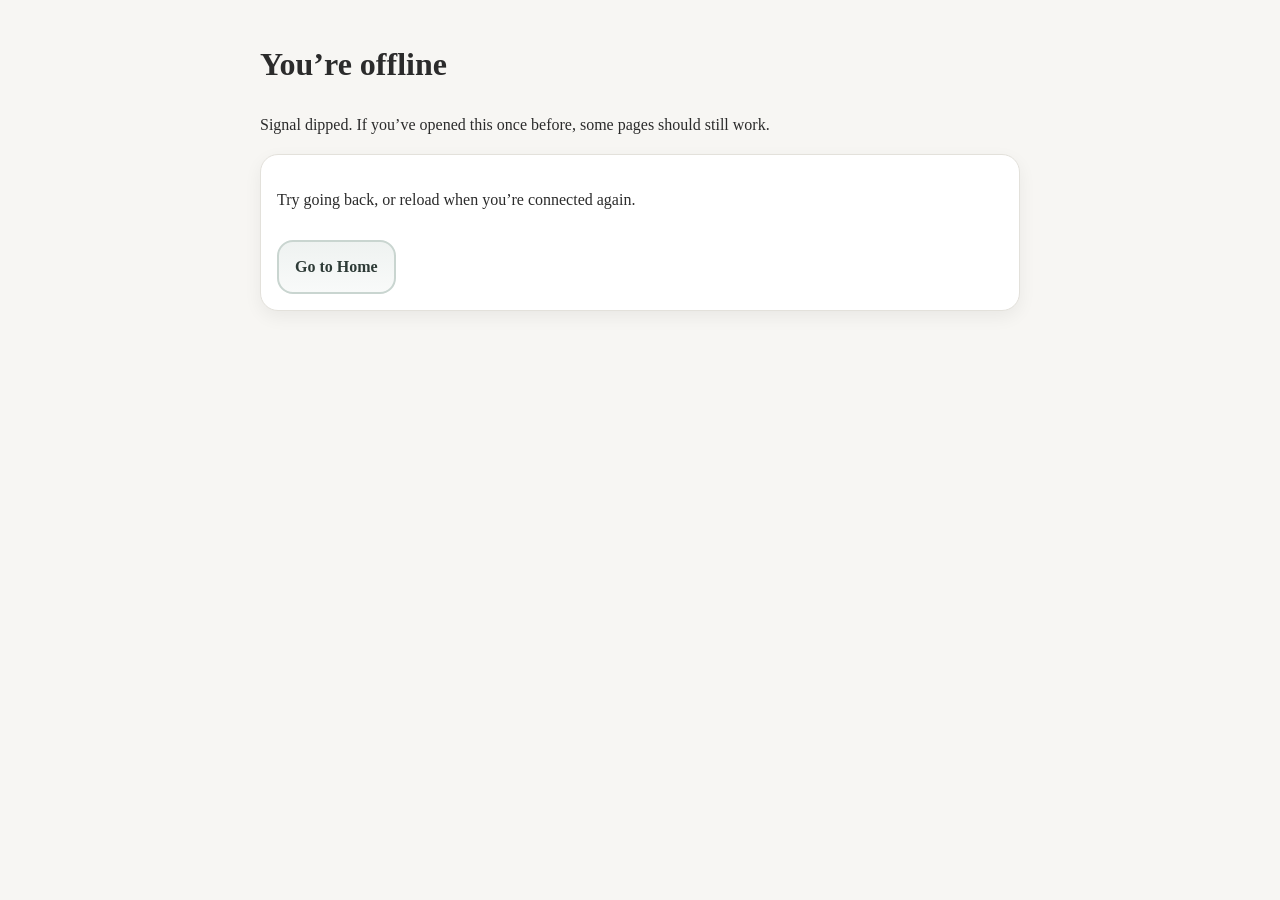
<file: docs/offline.html>
<!doctype html>
<html lang="en">
<head>
  <meta charset="utf-8" />
  <meta name="viewport" content="width=device-width, initial-scale=1" />
  <title>Offline — IdexQR®</title>
  <meta name="theme-color" content="#B8C6C1" />
  <style>
    body{margin:0;font-family:Georgia,"Times New Roman",Times,serif;background:#f7f6f3;color:#2b2b2b;line-height:1.6;padding:18px}
    .wrap{max-width:760px;margin:0 auto}
    .card{background:#fff;border:1px solid #e3e1db;border-radius:18px;padding:16px;box-shadow:0 6px 18px rgba(0,0,0,.06);margin-top:14px}
    a.button{display:inline-block;margin-top:12px;padding:12px 16px;border-radius:16px;border:2px solid #c9d5d0;background:linear-gradient(180deg,rgba(201,213,208,.30),rgba(201,213,208,.12));color:#2e3b37;text-decoration:none;font-weight:700}
  </style>
</head>
<body>
  <div class="wrap">
    <h1>You’re offline</h1>
    <p class="sub">Signal dipped. If you’ve opened this once before, some pages should still work.</p>
    <div class="card">
      <p>Try going back, or reload when you’re connected again.</p>
      <a class="button" href="./home.html">Go to Home</a>
    </div>
  </div>
</body>
</html>
</file>
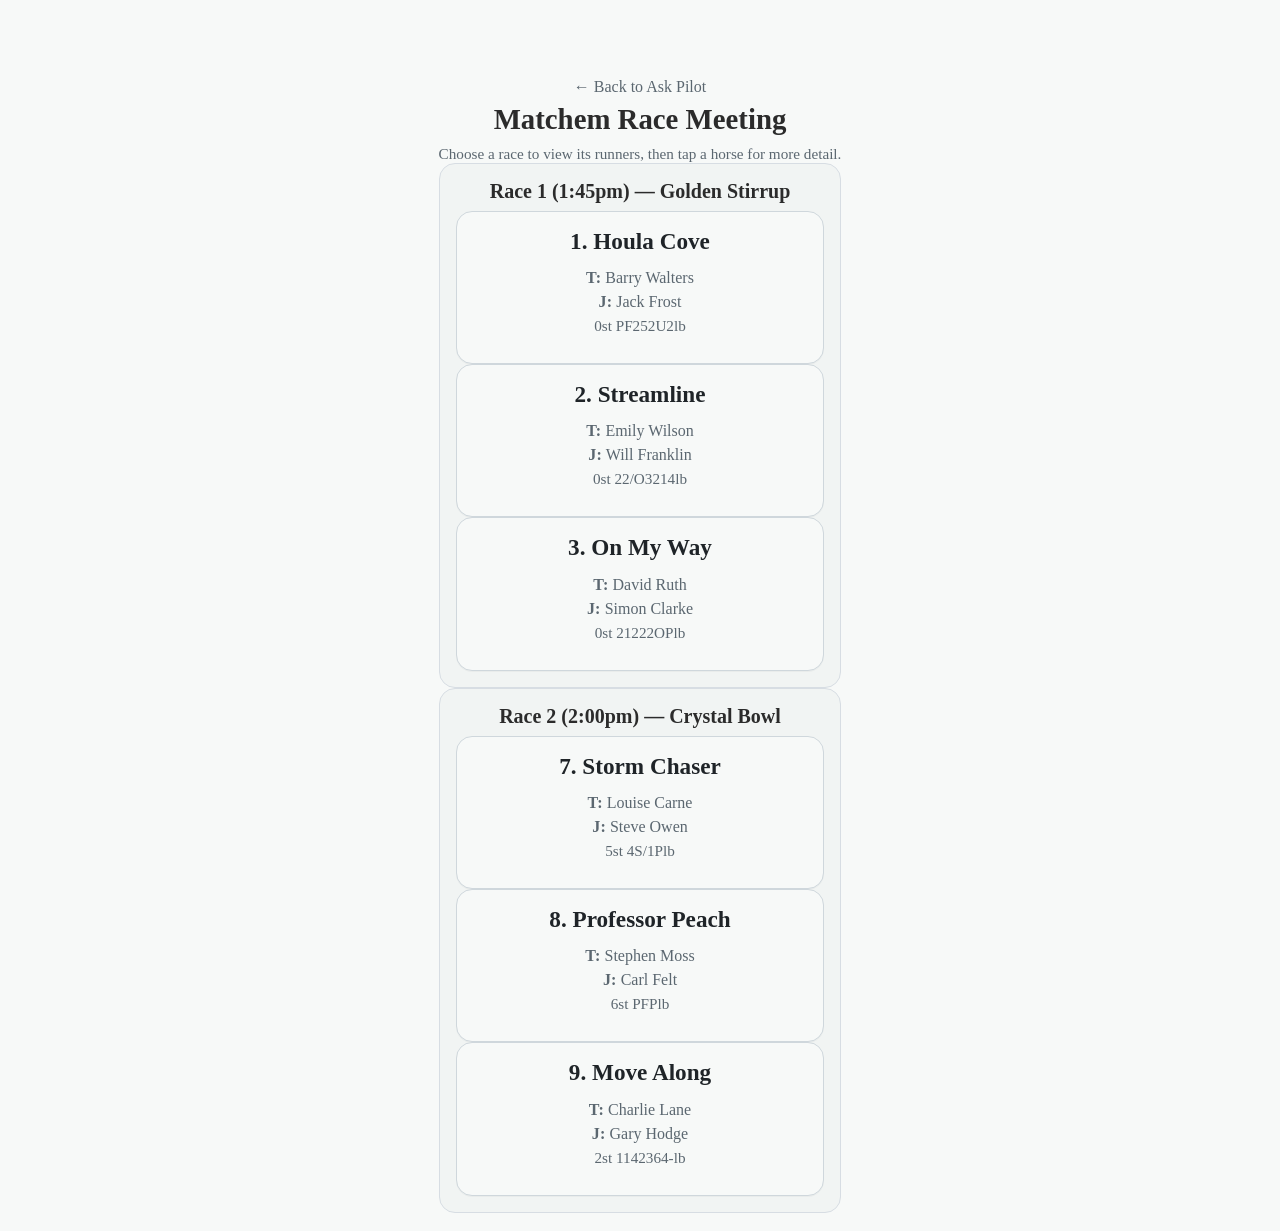
<file: docs/racecard.html>
<!doctype html>
<html lang="en">
<head>
  <meta charset="utf-8" />
  <meta name="viewport" content="width=device-width, initial-scale=1" />
  <title>Race Card</title>
  <link rel="stylesheet" href="./style.css" />
</head>
<body>
  <div class="wrap">
    <a class="back" href="./index.html">← Back to Ask Pilot</a>

    <h1 id="meetingTitle">Matchem Race Meeting</h1>
    <p class="hint">Choose a race to view its runners, then tap a horse for more detail.</p>

    <div id="racecard"></div>
  </div>

  <script>
    function parseCSV(text) {
      const rows = [];
      let row = [];
      let cell = "";
      let inQuotes = false;

      text = text.replace(/\r\n/g, "\n").replace(/\r/g, "\n");

      for (let i = 0; i < text.length; i++) {
        const ch = text[i];
        const next = text[i + 1];

        if (ch === '"') {
          if (inQuotes && next === '"') {
            cell += '"';
            i++;
          } else {
            inQuotes = !inQuotes;
          }
          continue;
        }

        if (ch === "," && !inQuotes) {
          row.push(cell.trim());
          cell = "";
          continue;
        }

        if (ch === "\n" && !inQuotes) {
          row.push(cell.trim());
          cell = "";
          if (row.some(v => v.length)) rows.push(row);
          row = [];
          continue;
        }

        cell += ch;
      }

      if (cell.length || row.length) {
        row.push(cell.trim());
        if (row.some(v => v.length)) rows.push(row);
      }

      if (!rows.length) return [];

      const headers = rows[0].map(h => h.trim());
      return rows.slice(1).map(cols => {
        const obj = {};
        headers.forEach((h, idx) => {
          obj[h] = (cols[idx] ?? "").trim();
        });
        return obj;
      });
    }

    async function loadCSV(url) {
      const res = await fetch(url, { cache: "no-store" });
      if (!res.ok) throw new Error("CSV fetch failed: " + res.status);
      return parseCSV(await res.text());
    }

    function format12h(raw) {
      if (!raw) return "";

      const s = String(raw).trim().toLowerCase();
      const hasAm = s.includes("am");
      const hasPm = s.includes("pm");
      const m = s.match(/(\d{1,2})\s*[:.]\s*(\d{2})/);
      if (!m) return "";

      let h = Number(m[1]);
      const mins = Number(m[2]);
      if (!Number.isFinite(h) || !Number.isFinite(mins) || mins < 0 || mins > 59) return "";

      if (h >= 13 && h <= 23) {
        const hour12 = h % 12;
        return `${hour12}:${String(mins).padStart(2, "0")}pm`;
      }
      if (h === 0) return `12:${String(mins).padStart(2, "0")}am`;
      if (h === 12) return `12:${String(mins).padStart(2, "0")}${hasAm ? "am" : "pm"}`;

      if (!hasAm && !hasPm) {
        return `${h}:${String(mins).padStart(2, "0")}pm`;
      }

      const suffix = hasPm ? "pm" : "am";
      return `${h}:${String(mins).padStart(2, "0")}${suffix}`;
    }

    (async function () {
      const racecardEl = document.getElementById("racecard");
      racecardEl.textContent = "Loading…";

      const localUrl = "./gatecard.csv?x=" + Date.now();
      const remoteUrl = "https://idexqr-ux.github.io/ask-pilot-/gatecard.csv?x=" + Date.now();

      try {
        let data;

        try {
          data = await loadCSV(localUrl);
        } catch {
          data = await loadCSV(remoteUrl);
        }

        const meetingName =
          data.find(r => r.meeting_name && !r.horse_no)?.meeting_name ||
          "Matchem Race Meeting";

        document.getElementById("meetingTitle").textContent = meetingName;
        racecardEl.innerHTML = "";

        const raceNos = [...new Set(data.map(r => r.race_no).filter(Boolean))].sort((a, b) => Number(a) - Number(b));

        raceNos.forEach(raceNo => {
          const raceRows = data.filter(r => String(r.race_no) === String(raceNo));
          const raceHeader = raceRows.find(r => !r.horse_no);
          const runners = raceRows.filter(r => r.horse_no);

          const section = document.createElement("section");
          section.className = "card";

          const title = document.createElement("h2");
          const time = format12h(raceHeader?.race_time || "");
          title.textContent =
            `Race ${raceNo}` +
            (time ? ` (${time})` : "") +
            (raceHeader?.race_name ? ` — ${raceHeader.race_name}` : "");

          section.appendChild(title);

          runners.forEach(r => {
            const card = document.createElement("a");
            card.className = "card";
            card.href = `./runner.html?race_no=${encodeURIComponent(r.race_no)}&horse_no=${encodeURIComponent(r.horse_no)}`;

            const rowTop = document.createElement("div");
            rowTop.className = "row-top";

            const horseTitle = document.createElement("div");
            horseTitle.className = "runner-title";
            horseTitle.textContent = `${r.horse_no}. ${r.horse_name}`;
            rowTop.appendChild(horseTitle);

            if (r.silks_img) {
              const img = document.createElement("img");
              img.className = "silks";
              img.src = "./" + r.silks_img;
              img.alt = "Racing colours";
              rowTop.appendChild(img);
            }

            const trainer = document.createElement("div");
            trainer.className = "sub";
            trainer.innerHTML = `<strong>T:</strong> ${r.trainer_name || "—"}`;

            const jockey = document.createElement("div");
            jockey.className = "sub";
            jockey.innerHTML = `<strong>J:</strong> ${r.jockey_name || "—"}`;

            const weight = document.createElement("div");
            weight.className = "muted-line";
            const st = (r.weight_stone || "").trim();
            const lb = (r.weight_pounds || "").trim();
            weight.textContent = (st || lb) ? `${st}st ${lb}lb` : "";

            card.appendChild(rowTop);
            card.appendChild(trainer);
            card.appendChild(jockey);
            card.appendChild(weight);

            section.appendChild(card);
          });

          racecardEl.appendChild(section);
        });
      } catch (err) {
        racecardEl.textContent = "Error: " + err.message;
      }
    })();
  </script>
</body>
</html>
</file>
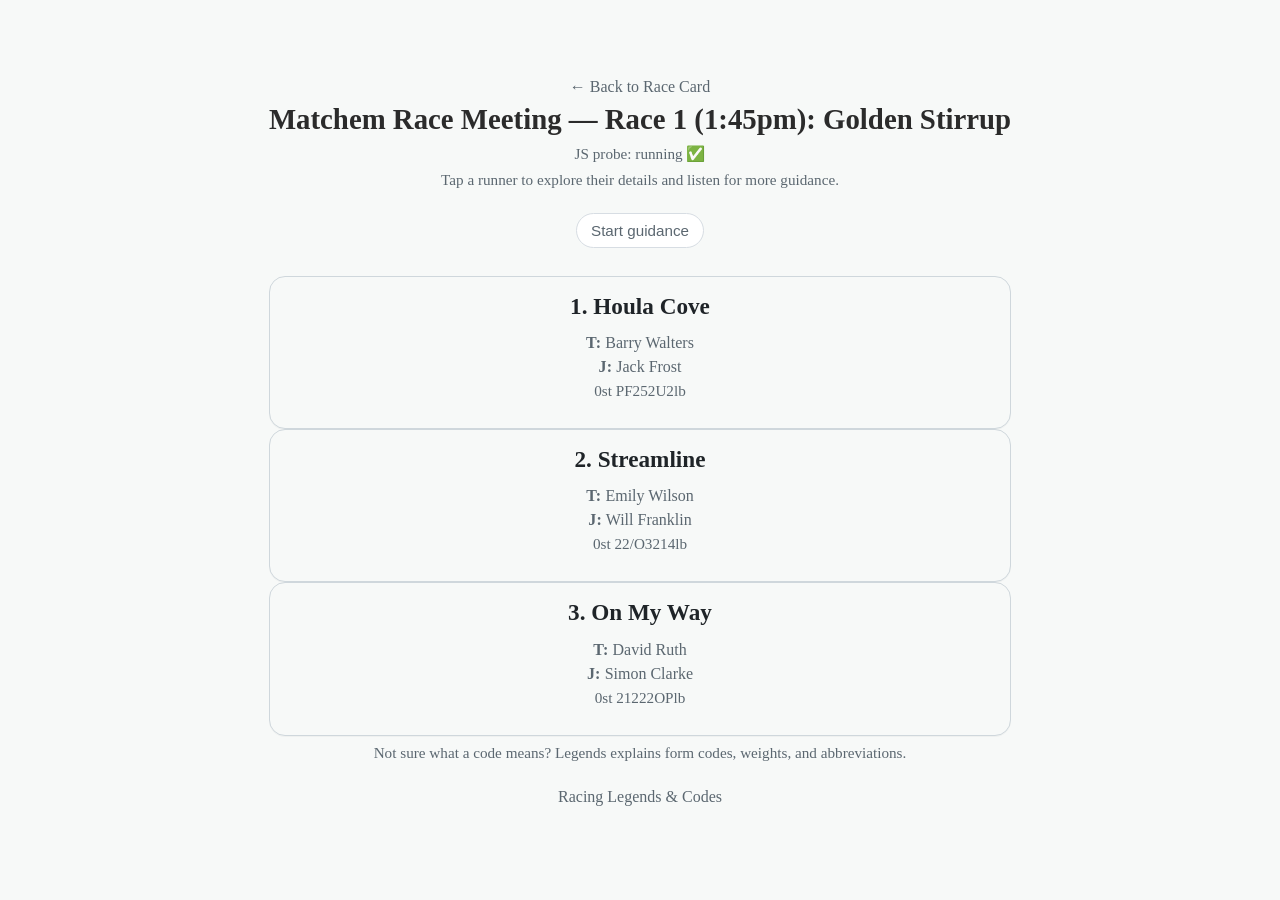
<file: docs/racing.html>
<!doctype html>
<html lang="en">
<head>
  <meta charset="utf-8" />
  <meta name="viewport" content="width=device-width, initial-scale=1" />
  <title>Race</title>
  <link rel="stylesheet" href="./style.css" />
</head>
<body>
  <div class="wrap">
  <a class="back" href="./racecard.html">← Back to Race Card</a>

    <h1 id="raceTitle">Race</h1>
    <p id="probe" class="hint">JS probe: waiting…</p>

  <p class="hint">Tap a runner to explore their details and listen for more guidance.</p>
<p>
 <button class="listen-btn" onclick="startGuidance()">
  Start guidance
</button>
</p>

<div id="runners"></div>

    <p class="hint">Not sure what a code means? Legends explains form codes, weights, and abbreviations.</p>
    <p><a class="back" href="./legends.html">Racing Legends & Codes</a></p>
  </div>

  <script>
  document.getElementById("probe").textContent = "JS probe: running ✅";

function qs(name) {
  return new URLSearchParams(location.search).get(name);
}

function parseCSV(text) {
  // Quote-aware CSV parser (handles commas inside "quoted fields")
  const rows = [];
  let row = [];
  let cell = "";
  let inQuotes = false;

  text = text.replace(/\r\n/g, "\n").replace(/\r/g, "\n");

  for (let i = 0; i < text.length; i++) {
    const ch = text[i];
    const next = text[i + 1];

    if (ch === '"') {
      // Escaped quote within a quoted field: "" -> "
      if (inQuotes && next === '"') {
        cell += '"';
        i++;
      } else {
        inQuotes = !inQuotes;
      }
      continue;
    }

    if (ch === "," && !inQuotes) {
      row.push(cell.trim());
      cell = "";
      continue;
    }

    if (ch === "\n" && !inQuotes) {
      row.push(cell.trim());
      cell = "";
      if (row.some(v => v.length)) rows.push(row);
      row = [];
      continue;
    }

    cell += ch;
  }

  // flush last cell/row
  if (cell.length || row.length) {
    row.push(cell.trim());
    if (row.some(v => v.length)) rows.push(row);
  }

  if (!rows.length) return [];

  const headers = rows[0].map(h => h.trim());
  return rows.slice(1).map(cols => {
    const obj = {};
    headers.forEach((h, idx) => {
      obj[h] = (cols[idx] ?? "").trim();
    });
    return obj;
  });
}

async function loadCSV(url) {
  const res = await fetch(url, { cache: "no-store" });
  if (!res.ok) throw new Error("CSV fetch failed: " + res.status);
  return parseCSV(await res.text());
}

function format12h(raw) {
  if (!raw) return "";

  const s = String(raw).trim().toLowerCase();

  // If the CSV already contains am/pm, respect it.
  const hasAm = s.includes("am");
  const hasPm = s.includes("pm");

  // Extract time like 1:45 or 13:45 (ignore other characters)
  const m = s.match(/(\d{1,2})\s*[:.]\s*(\d{2})/);
  if (!m) return "";

  let h = Number(m[1]);
  const mins = Number(m[2]);
  if (!Number.isFinite(h) || !Number.isFinite(mins) || mins < 0 || mins > 59) return "";

  // 24-hour input (e.g. 13:45)
  if (h >= 13 && h <= 23) {
    const hour12 = h % 12;
    return `${hour12}:${String(mins).padStart(2, "0")}pm`;
  }
  if (h === 0) return `12:${String(mins).padStart(2, "0")}am`;
  if (h === 12) return `12:${String(mins).padStart(2, "0")}${hasAm ? "am" : "pm"}`;

  // Ambiguous 1–11: if no suffix given, assume PM (race-day default)
  if (!hasAm && !hasPm) {
    return `${h}:${String(mins).padStart(2, "0")}pm`;
  }

  // If suffix is provided, use it
  const suffix = hasPm ? "pm" : "am";
  return `${h}:${String(mins).padStart(2, "0")}${suffix}`;
}

  (async function () {

  const raceNo = qs("race_no") || "1";
  const runnersEl = document.getElementById("runners");
  const titleEl = document.getElementById("raceTitle");

  runnersEl.textContent = "Loading…";

const localUrl = "./gatecard.csv?x=" + Date.now();
const remoteUrl = "https://idexqr-ux.github.io/ask-pilot-/gatecard.csv?x=" + Date.now();

try {

  let data;

  try {
    data = await loadCSV(localUrl);        // try local first
  } catch {
    data = await loadCSV(remoteUrl);       // fallback if local fails
  }

    const raceRows = data.filter(r => r.race_no === raceNo);

    if (!raceRows.length) {
      titleEl.textContent = "Race not found";
      runnersEl.textContent = "";
      return;
    }

    const raceHeader = raceRows.find(r => !r.horse_no);
    const runners = raceRows.filter(r => r.horse_no);

    const meeting = raceHeader?.meeting_name || "Meeting";
    const raceName = raceHeader?.race_name || "Race";
    const time = format12h(raceHeader?.race_time || "");

    titleEl.textContent =
      meeting + " — Race " + raceNo +
      (time ? " (" + time + ")" : "") +
      ": " + raceName;

    runnersEl.innerHTML = "";

    runners.forEach(r => {

      const card = document.createElement("a");
      card.className = "card";
     card.href =
  "./runner.html?race_no=" + encodeURIComponent(r.race_no) +
  "&horse_no=" + encodeURIComponent(r.horse_no) +
  "&horse_name=" + encodeURIComponent(r.horse_name);

      const rowTop = document.createElement("div");
      rowTop.className = "row-top";

      const horseTitle = document.createElement("div");
      horseTitle.className = "runner-title";
      horseTitle.textContent = r.horse_no + ". " + r.horse_name;

      rowTop.appendChild(horseTitle);

      if (r.silks_img) {
        const img = document.createElement("img");
        img.className = "silks";
        img.src = "./" + r.silks_img;
        img.alt = "Racing colours";
        rowTop.appendChild(img);
      }

      const t = document.createElement("div");
      t.className = "sub";
      t.innerHTML = "<strong>T:</strong> " + r.trainer_name;

      const j = document.createElement("div");
      j.className = "sub";
      j.innerHTML = "<strong>J:</strong> " + r.jockey_name;

      const w = document.createElement("div");
      w.className = "muted-line";
     const st = (r.weight_stone || "").trim();
const lb = (r.weight_pounds || "").trim();
w.textContent = (st || lb) ? `${st}st ${lb}lb` : "";

      card.appendChild(rowTop);
      card.appendChild(t);
      card.appendChild(j);
      card.appendChild(w);

      runnersEl.appendChild(card);

    });

  } catch (err) {

    titleEl.textContent = "Race (couldn’t load data)";
    runnersEl.textContent = "Error: " + err.message;

  }

})();
  </script>
    
<script>
  let currentAudio = null;
  let guidanceStarted = false;

  function playAudio(file) {
    if (currentAudio) {
      currentAudio.pause();
      currentAudio.currentTime = 0;
    }

    currentAudio = new Audio(file);
    currentAudio.preload = 'auto';
    currentAudio.playsInline = true;

    currentAudio.play().catch(err => {
      console.error("Audio failed:", file, err);
    });
  }

  function startGuidance() {
    if (guidanceStarted) return;
    guidanceStarted = true;
    playAudio('audio/race-meeting-arrival.mp3');
  }

  document.addEventListener('touchstart', startGuidance, { once: true, passive: true });
  document.addEventListener('pointerdown', startGuidance, { once: true });
  document.addEventListener('click', startGuidance, { once: true });
</script>
</body>
</html>
</file>
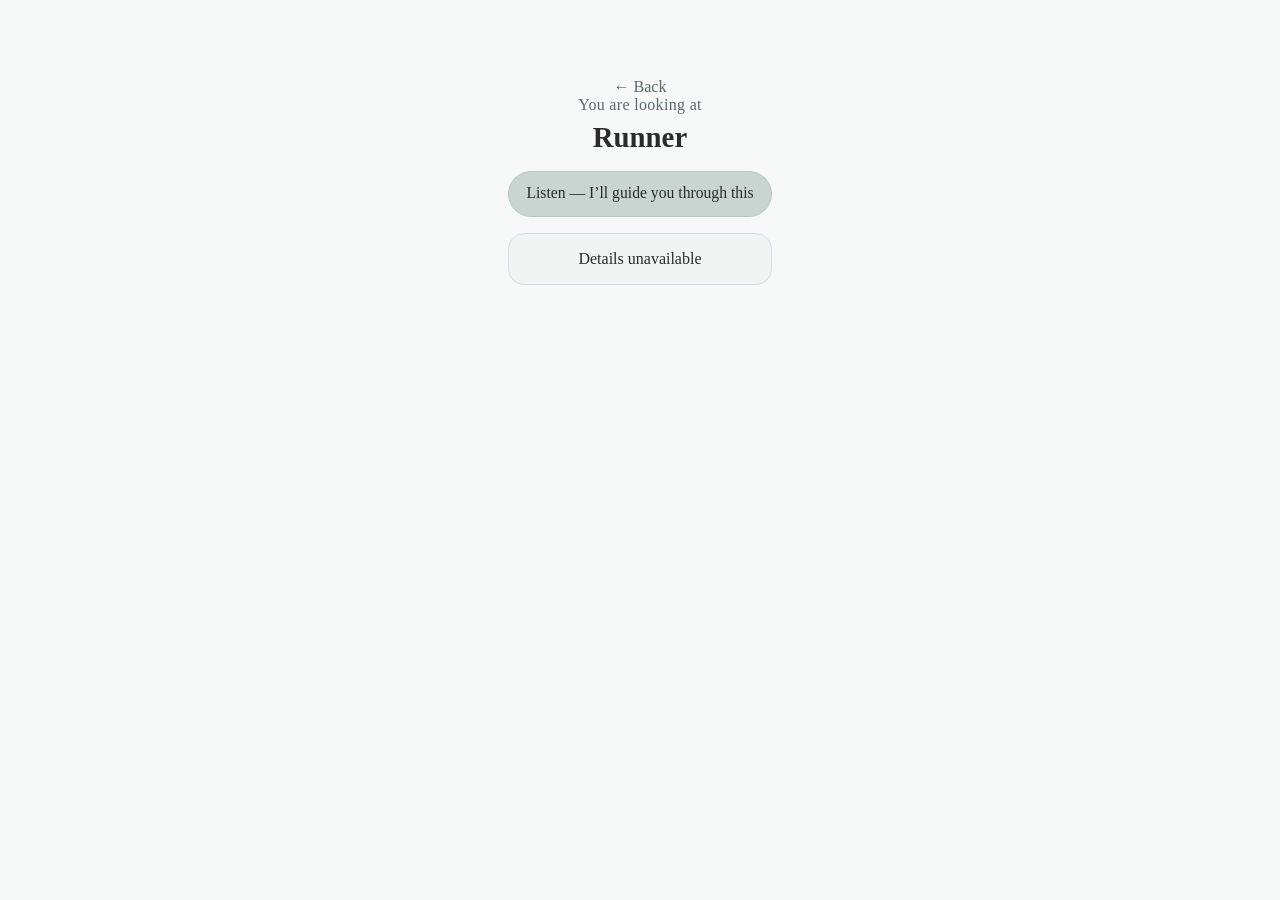
<file: docs/runner.html>
<!doctype html>
<html lang="en">
<head>
  <meta charset="utf-8" />
  <meta name="viewport" content="width=device-width, initial-scale=1" />
  <title>Runner</title>
  <link rel="stylesheet" href="./style.css" />
</head>
<body>
  <div class="wrap">
    <a id="backLink" class="back" href="./racing.html">← Back</a>

    <p class="kicker">You are looking at</p>
    <h1 id="horseName">Runner</h1>

    <p>
      <button class="quiet-button" type="button" onclick="playAudio('audio/help.mp3')">
        Listen — I’ll guide you through this
      </button>
    </p>

    <div id="meta" class="card"></div>

    <div id="runnerAudio" class="card" style="display:none;">
      <p class="hint">Listen for more about this horse.</p>

      <p>
        <button class="quiet-button" id="silksBtn" type="button">
          Listen — colours
        </button>
      </p>

      <p>
        <button class="quiet-button" id="formBtn" type="button">
          Listen — form
        </button>
      </p>
    </div>
  </div>

  <script src="./app.js"></script>
  <script>
    function qs(name) {
      return new URLSearchParams(location.search).get(name);
    }

    function parseCSV(text) {
      const lines = text.split(/\r?\n/).filter(l => l.trim().length);
      if (!lines.length) return [];

      const splitLine = (line) => {
        const out = [];
        let cur = "";
        let inQ = false;

        for (let i = 0; i < line.length; i++) {
          const c = line[i], n = line[i + 1];
          if (c === '"' && inQ && n === '"') {
            cur += '"';
            i++;
            continue;
          }
          if (c === '"') {
            inQ = !inQ;
            continue;
          }
          if (c === ',' && !inQ) {
            out.push(cur);
            cur = "";
            continue;
          }
          cur += c;
        }

        out.push(cur);
        return out.map(s => s.trim());
      };

      const headers = splitLine(lines[0]).map(h => String(h).replace(/^\uFEFF/, "").trim());

      return lines.slice(1).map(line => {
        const cols = splitLine(line);
        const obj = {};
        headers.forEach((h, idx) => {
          obj[h] = (cols[idx] ?? "").trim();
        });
        return obj;
      });
    }

    async function loadCSV(url) {
      const res = await fetch(url, { cache: "no-store" });
      if (!res.ok) throw new Error(`CSV fetch failed: ${res.status}`);
      return parseCSV(await res.text());
    }

    const safe = (s) => (s ?? "—").toString().replaceAll("<", "&lt;").replaceAll(">", "&gt;");

    (async () => {
      const raceNo = qs("race_no");
      const horseNo = qs("horse_no");
      const horseName = qs("horse_name");

      document.getElementById("backLink").href = `./racing.html?race_no=${encodeURIComponent(raceNo || "1")}`;

      if (horseName) {
        document.getElementById("horseName").textContent = decodeURIComponent(horseName);
      }

      const url = "./gatecard.csv?x=" + Date.now();
      const data = await loadCSV(url);

      const r = data.find(x =>
        String(x.race_no || "").trim() === String(raceNo || "").trim() &&
        String(x.horse_no || "").trim() === String(horseNo || "").trim()
      );

      if (!r) {
        document.getElementById("horseName").textContent = horseName
          ? decodeURIComponent(horseName)
          : "Runner";
        document.getElementById("meta").textContent = "Details unavailable";
        return;
      }

      document.getElementById("horseName").textContent =
        `${r.horse_no || ""}. ${r.horse_name || "Unnamed horse"}`;

      document.getElementById("meta").innerHTML = `
        <div class="row-top">
          <div>
            <div><strong>Meeting:</strong> ${safe(r.meeting_name)}</div>
            <div><strong>Race:</strong> ${safe(r.race_no)}</div>
            <div><strong>Age:</strong> ${safe(r.age)}</div>
            <div><strong>Owner:</strong> ${safe(r.owner)}</div>
            <div><strong>Trainer:</strong> ${safe(r.trainer_name)}</div>
            <div><strong>Jockey:</strong> ${safe(r.jockey_name)}</div>
            <div><strong>Weight:</strong> ${safe(r.weight_stone)}st ${safe(r.weight_pounds)}lb</div>
            <div><strong>Colours:</strong> ${safe(r.jockey_colours)}</div>
            <div><strong>Form (code):</strong> ${safe(r.form_code)}</div>
          </div>
          ${r.silks_img ? `<img class="silks" src="./${safe(r.silks_img)}" alt="Racing colours">` : ""}
        </div>
      `;

      if (["1", "2", "3"].includes(String(horseNo))) {
        const runnerAudio = document.getElementById("runnerAudio");
        const silksBtn = document.getElementById("silksBtn");
        const formBtn = document.getElementById("formBtn");

        silksBtn.onclick = () => playAudio(`audio/horse${horseNo}-silks.mp3`);
        formBtn.onclick = () => playAudio(`audio/horse${horseNo}-form.mp3`);

        runnerAudio.style.display = "block";
      }
    })();
  </script>

  <script>
    let currentAudio = null;

    function playAudio(file) {
      if (currentAudio) {
        currentAudio.pause();
        currentAudio.currentTime = 0;
      }
      currentAudio = new Audio(file);
      currentAudio.play();
    }
  </script>
</body>
</html>
</file>
<file: docs/style.css>
:root {
  --bg: #F3F5F4;  /* soft grey-green, calm on phones */
  --ink: #1f2428;
  --muted: #5b6770;
  --card: #F1F4F3;
  --border: #d7dde3;
  --chip: #ffffff;
}

* { box-sizing: border-box; }

html { scroll-behavior: smooth; }

body {
  margin: 0;
  font-family: Georgia, serif;
  background: #F7F9F8;
  color: #2b2b2b;
  display: flex;
  flex-direction: column;
  align-items: center;
  justify-content: flex-start;
  padding-top: 50px;
  min-height: 100vh;
  text-align: center;
}

.sub strong {
  color: var(--muted);
  font-weight: 700;
  letter-spacing: 0.2px;
}

.wrap {
  max-width: 860px;
  margin: 0 auto;
  padding: 18px 16px;
}

.kicker {
  margin: 0;
  color: var(--muted);
  letter-spacing: 0.02em;
}

h1 {
  margin: 6px 0 6px;
  font-size: 1.8rem;
  line-height: 1.2;
}

.sub {
  margin: 0 0 14px;
  color: var(--muted);
}

.note {
  border: 1px solid var(--border);
  background: #fff;
  padding: 10px 12px;
  border-radius: 12px;
  margin: 12px 0 12px;
}

/* Ask (silent start) */
.ask-details { margin: 10px 0 8px; text-align: center; }

.ask-summary {
  list-style: none;
  cursor: pointer;
  display: inline-block;
  margin: 0 auto;
  padding: 14px 36px;
  min-width: 200px;
  border-radius: 999px;
  border: 1.5px solid var(--border);
  background: #ffffff;
  color: var(--ink);
  font-size: 1.1rem;
  text-align: center;
}

.ask-title {
  font-weight: 600;
  color: var(--muted);
  margin-bottom: 10px;
  letter-spacing: 0.2px;
}

.ask-prompts {
  display: grid;
  gap: 10px;
  margin-top: 10px;
}

.ask-prompts button {
  width: 100%;
  text-align: left;
  padding: 12px 14px;
  border-radius: 10px;
  border: 1px solid var(--border);
  background: #F9FAFA;
  letter-spacing: 0.3px;
  line-height: 1.4;
  font-size: 1rem;
  color: var(--ink);
}

.ask-input {
  display: flex;
  gap: 10px;
  align-items: center;
  margin-top: 12px;
}

.ask-input input {
  flex: 1;
  padding: 12px 14px;
  font-size: 1.08rem;
  border-radius: 8px;
  border: 1px solid var(--border);
  background-color: #F2F4F3;
}

.ask-input input::placeholder {
  font-size: 1.05rem;
  color: var(--muted);
  letter-spacing: 0.2px;
}

.ask-input input:focus {
  outline: none;
  border-color: #B8C6C1;
}

.ask-input button {
  min-height: 44px;
  width: 85%;
  align-self: center;
  background-color: #B8C6C1;
  color: #2F2F2F;
  border: none;
  padding: 12px 26px 12px 20px;
  font-size: 17px;
  font-weight: 600;
  border-radius: 6px;
  cursor: pointer;
  letter-spacing: 0.3px;
}

.ask-input button:hover {
  opacity: 0.15;
}

.ask-answer {
  margin-top: 14px;
}

.ask-summary:hover,
.ask-summary:focus {
  border-color: #b8c2ca;
}
  .ask-anchor {
  margin-top: 24px;
  margin-bottom: 10px;
  font-size: 18px;
  letter-spacing: 1.5px;
  text-align: center;
  opacity: 0.7;
}

.ask-details .note,
.ask-details .chips,
.ask-details .muted-line {
  text-align: left;
}

.ask-summary::-webkit-details-marker {
  display: none;
}

.ask-details[open] .ask-summary {
  border-color: #b8c2ca;
}

.chips {
  display: flex;
  flex-wrap: wrap;
  gap: 8px;
  margin: 8px 0 12px;
}

.chips button {
  background: #FFFFFF;
  border: 1px solid #B8C6C1;
  border-radius: 999px;
  padding: 0.7rem 1rem;
  font: inherit;
  color: #2b2b2b;
  cursor: pointer;
}

.chips button:hover,
.chips button:focus {
  background: #F3F5F4;
  border-color: #aebdb7;
}

.chip {
  display: inline-block;
  padding: 8px 10px;
  background: var(--chip);
  border: 1px solid var(--border);
  border-radius: 999px;
  color: var(--ink);
  text-decoration: none;
  font-size: 0.95rem;
}

.chip:focus,
.chip:hover,
.ask-summary:focus,
.ask-summary:hover {
  border-color: #b8c2ca;
}

.muted-line {
  margin: 12px 0;   /* was tighter before */
  color: var(--muted);
  font-size: 0.95rem;
}

.hint {
  margin: 8px 0 0;
  color: var(--muted);
  font-size: 0.95rem;
}

.listen-btn {
  margin: 8px 0 12px;
  padding: 8px 14px;
  border-radius: 999px;
  border: 1px solid var(--border);
  background: #ffffff;
  color: var(--muted);
  font-size: 0.95rem;
  cursor: pointer;
}
  .back-link {
  display: inline-block;
  margin-top: 20px;
  color: #2b2b2b;
  text-decoration: none;
  border-bottom: 1px solid rgba(43,43,43,0.25);
  padding-bottom: 2px;
  text-align: center;
}

.back-link:hover {
  border-bottom-color: rgba(43,43,43,0.5);
}

.listen-btn:focus {
  border-color: #b8c2ca;
  color: var(--ink);
}

.divider {
  border: 0;
  border-top: 1px solid var(--border);
  margin: 16px 0 10px;
}

.browse-label {
  margin: 0 0 6px;
  color: var(--muted);
  font-size: 0.95rem;
}

.card {
  background: var(--card);
  border: 1px solid var(--border);
  border-radius: 16px;
  padding: 16px;
}

.sub span + span::before {
  content: " • ";
  color: var(--muted);
}

a.card {
  text-decoration: none;
  color: inherit;
  display: block;
  background: #F7F9F8;
  border-color: #cfd7dc;
  box-shadow: 0 1px 0 rgba(0,0,0,0.03);
}

a.card:active {
  opacity: 0.92;
}

.horse-title {
  font-size: 1.38rem;
  font-weight: 700;
  line-height: 1.18;
  letter-spacing: 0.3px;
  margin-bottom: 8px;
}

/* Tighten card spacing without affecting Ask UI elsewhere */
.card .sub {
  margin: 6px 0 0;
}

.card .muted-line {
  margin-top: 6px;
}
.muted-line + .listen-group {
  margin-top: 1.10rem;
}

.runner-title {
  margin: 0 0 4px 0;
}

.card-summary {
  list-style: none;
  cursor: pointer;
  padding: 0;
  background: transparent;
  border: none;
  color: inherit;
  font-weight: inherit;
  text-align: center;
}

.card-summary::-webkit-details-marker {
  display: none;
}

.card-summary::after {
  content: "";
}

.card-details[open] .card-summary {
  margin-bottom: 10px;
  border-bottom: none;
  color: inherit;
}
.row-top {
  display: flex;
  align-items: center;
  justify-content: space-between;
  gap: 12px;
}

.runner-title {
  flex: 1 1 auto;
  min-width: 0;
  font-size: 1.45rem;
  font-weight: 700;
  line-height: 1.18;
  color: var(--ink);
  margin: 0 0 8px 0;
  word-break: break-word;
}

.silks {
  flex: 0 0 auto;
  width: 110px;
  height: auto;
  max-height: 64px;
  object-fit: contain;
  display: block;
}

@media (max-width: 380px) {
  .silks { width: 84px; max-height: 56px; }
  .runner-title { font-size: 1.32rem; }
}

.card-summary::-webkit-details-marker {
  display: none;
}

.card-summary::after {
  content: "›";
  float: right;
  color: var(--muted);
}

.card-details[open] .card-summary {
  color: var(--ink);
  border-bottom: 1px solid var(--border);
  margin-bottom: 10px;
}

.card-details[open] .card-summary::after {
  content: "⌄";
}

.card-details > *:not(summary) {
  padding: 0 14px;
}

h2 { margin: 0 0 8px; font-size: 1.25rem; }
h3 { margin: 14px 0 6px; font-size: 1.02rem; }

.back {
  display: inline-block;
  margin-top: 10px;
  color: var(--muted);
  text-decoration: none;
}

details summary {
  cursor: pointer;
  margin-top: 10px;
  font-weight: 600;
}

.footer {
  padding: 28px 0 36px;
  color: var(--muted);
}

.ask-card {
  background: #F7F9F8;
  border: 1px solid #D9E2DE;
  border-radius: 16px;
  padding: 1.25rem;
  margin: 2rem 0;
}

.listen-group {
  display: flex;
  flex-wrap: wrap;
  gap: 0.75rem;
  justify-content: center;
  margin-top: 1.5rem;   /* 👈 more space above */
  margin-bottom: 0.5rem;
}

.quiet-button {
  display: inline-block;
  background: #C9D5D0;          /* soft celadon fill */
  border: 1px solid #B8C6C1;     /* slightly deeper edge */
  border-radius: 999px;
  padding: 0.8rem 1.1rem;
  font: inherit;
  font-size: 0.98rem;
  color: #2b2b2b;
  cursor: pointer;
  line-height: 1.2;
  text-decoration: none;
}

.quiet-button:hover,
.quiet-button:focus {
  background: #B8C6C1;          /* gently deeper on interaction */
  border-color: #AEBDB7;
}

.sr-only {
  position: absolute;
  width: 1px;
  height: 1px;
  padding: 0;
  margin: -1px;
  overflow: hidden;
  clip: rect(0, 0, 0, 0);
  white-space: nowrap;
  border: 0;
}

.idexqr-button {
  width: 100%;
  max-width: 320px;
  margin: 10px auto;
}

.idexqr-link {
  display: block;
  width: 100%;
  text-decoration: none;
}

.idexqr-content {
  position: relative;
  background: red;
  border-radius: 18px;
  padding: 28px 20px;
  text-align: center;
  overflow: hidden;
  transition: transform 0.2s ease, box-shadow 0.2s ease;
}

.idexqr-content {
  min-height: 56px;
}

.idexqr-content:hover {
  transform: translateY(-2px);
  box-shadow: 0 6px 18px rgba(0,0,0,0.08);
}

.idexqr-text {
  font-family: Georgia, serif;
  font-size: 20px;
  font-weight: normal;
  letter-spacing: 1px;
}

.idexqr-qr {
  position: absolute;
  top: 50%;
  left: 50%;
  width: 120px;
  height: 120px;
  transform: translate(-50%, -50%);
  opacity: 0.08;
  z-index: 1;
}

.discover-anchor {
  margin-top: 24px;
  margin-bottom: 10px;
  font-size: 18px;
  letter-spacing: 1.5px;
  text-align: center;
  opacity: 0.7;
}
.primary-button {
  display: inline-block;
  padding: 0.9rem 1.2rem;
  border-radius: 999px;
  text-decoration: none;
  font-weight: 600;
}

.quiet-button {
  padding: 0.8rem 1.1rem;
  border-radius: 999px;
}

sup {
  font-size: 0.65em;
  vertical-align: 0.25em;
}

.action-btn{
  display:inline-block;
  background:#b3261e;
  color: #2b2b2b;
  padding:12px 18px;
  border-radius:999px;
  text-decoration:none;
  border:none;
}
.action-btn:hover,
.action-btn:focus{
  background:#B8C6C1;
}

.museum-logo{
  max-width:140px;
  height:auto;
  display:block;
  margin:0 auto 16px;
}

.hero-image{
  width:100%;
  max-width:420px;
  height:auto;
  display:block;
  margin:0 auto 20px;
  border-radius:16px;
}

.quiet-button {
  display: inline-block;
  background: #C9D5D0;
  border: 1px solid #B8C6C1;
  border-radius: 999px;
  padding: 0.8rem 1.1rem;
  font: inherit;
  font-size: 0.98rem;
  color: #2b2b2b;
  cursor: pointer;
  line-height: 1.2;
  text-decoration: none;

  min-width: 220px;          /* 👈 makes them consistent */
  text-align: center;        /* 👈 centres text inside */
}

.card-summary.quiet-button {
  display: block;
  max-width: 320px;
  margin: 0 auto;
}

.powered-by {
  margin-top: 33px;
  margin-bottom: 10px;
  font-size: 0.85rem;
  color: var(--muted);
  text-align: center;
  opacity: 0.7;
}

.powered-by a,
.powered-by a:link,
.powered-by a:visited,
.powered-by a:hover,
.powered-by a:active {
  color: var(--muted) !important;
  text-decoration: none !important;
}

.powered-by a:hover,
.powered-by a:focus {
  text-decoration: underline !important;
}

.save-ticket {
  margin-top: 1.25rem;
  text-align: center;
}

.save-line {
  margin: 0 0 0.5rem;
  font-size: 0.95rem;
  line-height: 1.5;
  color: #4a4a4a;
}

.save-link {
  background: none;
  border: none;
  padding: 0;
  font: inherit;
  color: #5f7a72;
  text-decoration: underline;
  cursor: pointer;
}

.save-link:hover,
.save-link:focus {
  text-decoration-thickness: 2px;
  outline: none;
}

.save-help {
  margin: 0.85rem auto 0;
  max-width: 32rem;
  padding: 0.9rem 1rem;
  border-radius: 12px;
  background: #f3f5f4;
  text-align: left;
  font-size: 0.92rem;
  line-height: 1.55;
  color: #444;
}

.save-help p {
  margin: 0 0 0.6rem;
}

.share-icon {
  width: 16px;
  height: 16px;
  vertical-align: middle;
  margin: 0 4px;
}
.save-help p:last-child {
  margin-bottom: 0;
}

.hero {
  text-align: center;
  margin-bottom: 1.5rem;
}

.museum-logo {
  display: block;
  max-width: 110px;
  width: 100%;
  height: auto;
  margin: 0 auto 1rem;
}

.object-image {
  max-width: 520px;
  width: 92%;
}

.sub {
  margin: 0 0 8px;
  color: var(--muted);
}

.discover-anchor {
  margin-top: 8px;
  margin-bottom: 8px;
  font-size: 18px;
  letter-spacing: 1.5px;
  text-align: center;
  opacity: 0.7;
}

.hero {
  text-align: center;
  margin-top: 6px;
  margin-bottom: 1.25rem;
}

.museum-logo {
  display: block;
  max-width: 110px;
  width: 100%;
  height: auto;
  margin: 0 auto 0.85rem;
}

.object-image {
  display: block;
  max-width: 520px;
  width: 92%;
  height: auto;
  margin: 0 auto 1.25rem;
  border-radius: 16px;
}

.sub {
  margin: 0 0 8px;
}

.discover-anchor {
  margin-top: 8px;
  margin-bottom: 8px;
}

.hero {
  margin-top: 6px;
  margin-bottom: 1.25rem;
}

.museum-logo {
  margin: 0 auto 0.85rem;
}

.object-image {
  margin: 0 auto 1.25rem;
}
</file>
